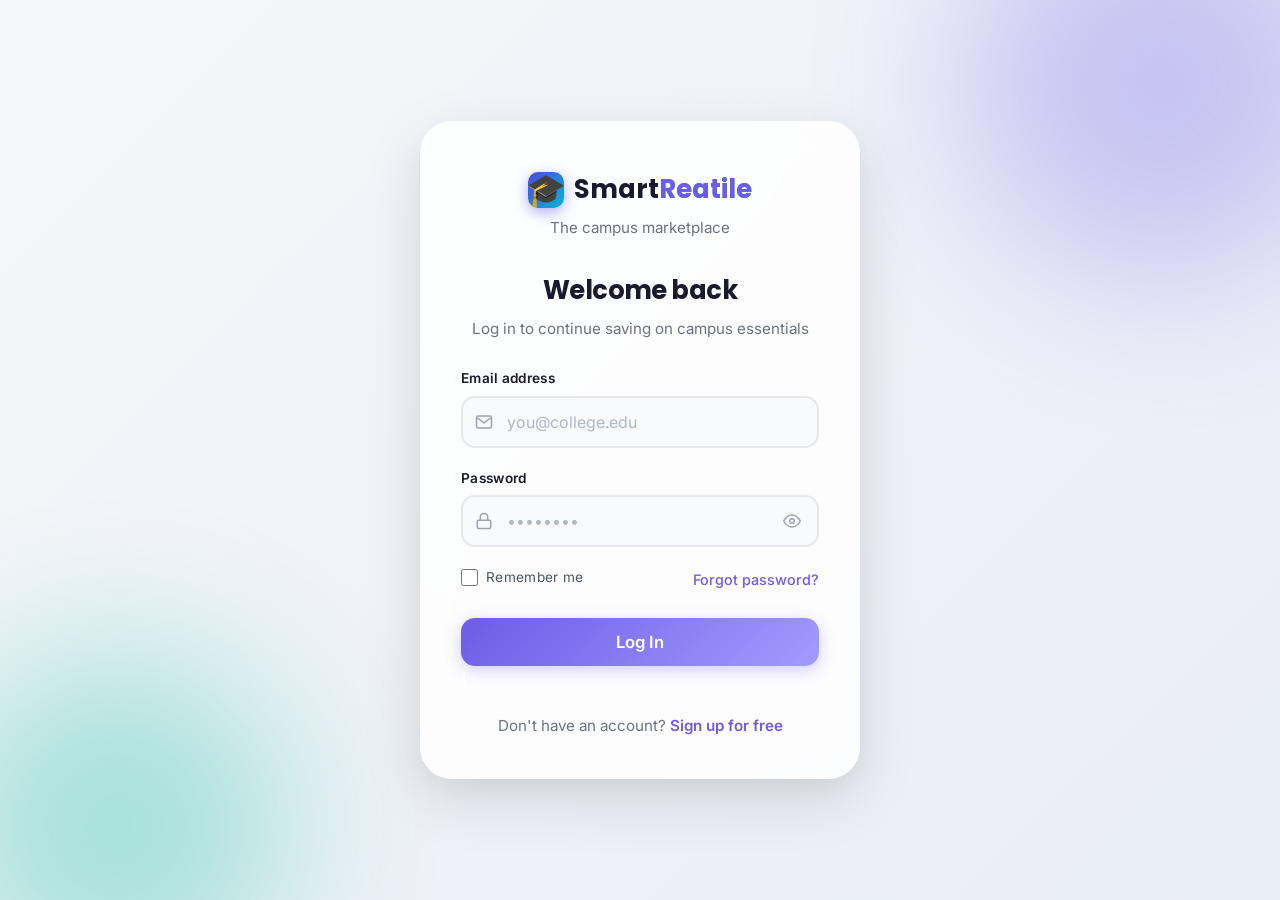
<file: smartreatile/dashboard.html>
<!DOCTYPE html>
<html lang="en">
<head>
    <meta charset="UTF-8" />
    <meta name="viewport" content="width=device-width, initial-scale=1.0" />
    <title>Dashboard — SmartReatile</title>
    <link rel="stylesheet" href="css/style.css" />
    <link rel="stylesheet" href="css/animations.css" />
    <link rel="stylesheet" href="css/responsive.css" />
    <style>
        /* ─── Profile Card ─── */
        .profile-card {
            background: #ffffff;
            border-radius: 20px;
            box-shadow: 0 4px 20px rgba(0, 0, 0, 0.05);
            transition: box-shadow 0.2s;
        }
        .profile-card:hover {
            box-shadow: 0 8px 32px rgba(0, 0, 0, 0.08);
        }

        .profile-row {
            display: flex;
            align-items: center;
            gap: 20px;
            flex-wrap: wrap;
        }

        .profile-avatar {
            flex-shrink: 0;
            width: 72px;
            height: 72px;
            border-radius: 50%;
            overflow: hidden;
            background: #f0f2f5;
            display: flex;
            align-items: center;
            justify-content: center;
            position: relative;
        }
        .profile-avatar img {
            width: 100%;
            height: 100%;
            object-fit: cover;
        }
        .avatar-letter {
            width: 100%;
            height: 100%;
            display: flex;
            align-items: center;
            justify-content: center;
            font-size: 32px;
            font-weight: 600;
            color: #fff;
            text-transform: uppercase;
            user-select: none;
            border-radius: 50%;
            background: #6c5ce7;
        }

        .profile-info {
            flex: 1;
            min-width: 140px;
        }
        .profile-name {
            font-size: 1.25rem;
            font-weight: 600;
            margin: 0 0 2px 0;
            color: #1a1a2e;
        }
        .profile-email {
            font-size: 0.95rem;
            margin: 0;
            color: #6b7280;
        }

        .profile-logout {
            margin-left: auto;
            flex-shrink: 0;
        }

        .review-row {
            display: flex;
            flex-wrap: wrap;
            align-items: center;
            justify-content: space-between;
            padding: 14px 0;
            border-bottom: 1px solid #f0f0f0;
            gap: 8px 16px;
        }
        .review-row:last-child {
            border-bottom: 0;
        }
        .review-row .order-id {
            font-weight: 500;
            color: #1a1a2e;
        }
        .review-row .order-status {
            padding: 4px 14px;
            border-radius: 30px;
            font-size: 0.8rem;
            font-weight: 500;
            background: #e8f5e9;
            color: #2e7d32;
        }
        .order-status.pending {
            background: #fff3e0;
            color: #e65100;
        }
        .order-status.shipped {
            background: #e3f2fd;
            color: #0d47a1;
        }
        .order-date {
            color: #6b7280;
            font-size: 0.9rem;
        }

        .product-grid .text-dim {
            grid-column: 1 / -1;
            text-align: center;
            padding: 40px 0;
        }

        .avatar-circle-nav {
            display: inline-flex;
            align-items: center;
            justify-content: center;
            width: 36px;
            height: 36px;
            border-radius: 50%;
            color: #fff;
            font-weight: 600;
            font-size: 15px;
            text-transform: uppercase;
            cursor: pointer;
            transition: transform 0.2s, box-shadow 0.2s;
            box-shadow: 0 2px 8px rgba(0, 0, 0, 0.1);
            text-decoration: none;
            border: 2px solid transparent;
        }
        .avatar-circle-nav:hover {
            transform: scale(1.08);
            box-shadow: 0 4px 16px rgba(108, 92, 231, 0.35);
            border-color: #fff;
        }

        @media (max-width: 600px) {
            .profile-row {
                flex-direction: column;
                align-items: flex-start;
                gap: 14px;
            }
            .profile-logout {
                margin-left: 0;
                align-self: flex-start;
            }
            .profile-avatar {
                width: 60px;
                height: 60px;
            }
            .avatar-letter {
                font-size: 26px;
            }
            .profile-name {
                font-size: 1.1rem;
            }
        }
    </style>
</head>
<body>

    <!-- ============ NAVBAR ============ -->
    <header class="navbar">
        <div class="container nav-inner">
            <a href="index.html" class="logo"><span class="logo-mark">🎓</span><span class="logo-text">Smart<span>Reatile</span></span></a>
            <nav class="nav-links">
                <a href="index.html">Home</a>
                <a href="products.html">Browse</a>
                <a href="sell.html">Sell</a>
                <a href="dashboard.html" class="active">Dashboard</a>
            </nav>
            <div class="nav-search">
                <svg width="17" height="17" viewBox="0 0 24 24" fill="none" stroke="currentColor" stroke-width="2"><circle cx="11" cy="11" r="8"/><line x1="21" y1="21" x2="16.65" y2="16.65"/></svg>
                <input type="text" placeholder="Search for books, laptops, cycles…" />
            </div>
            <div class="nav-actions">
                <!-- Login button (hidden when logged in) -->
                <a href="login.html" class="btn btn-ghost btn-sm" id="login-btn" style="display:none;">Log In</a>

                <!-- Avatar in navbar (clickable → dashboard) -->
                <a href="dashboard.html" class="avatar-circle-nav" id="nav-avatar" style="display:none;" title="Dashboard"></a>

                <a href="dashboard.html" class="btn btn-primary btn-sm" id="dashboard-btn">Dashboard</a>
                <button class="nav-burger btn-icon" aria-label="Menu">
                    <svg width="20" height="20" viewBox="0 0 24 24" fill="none" stroke="currentColor" stroke-width="2"><line x1="3" y1="6" x2="21" y2="6"/><line x1="3" y1="12" x2="21" y2="12"/><line x1="3" y1="18" x2="21" y2="18"/></svg>
                </button>
            </div>
        </div>
    </header>

    <!-- ============ MOBILE MENU ============ -->
    <div class="mobile-menu glass">
        <a href="index.html">Home</a>
        <a href="products.html">Browse Products</a>
        <a href="sell.html">Sell an Item</a>
        <a href="dashboard.html">Dashboard</a>
        <a href="login.html" id="mobile-login-link" style="display:none;">Log In</a>
        <a href="dashboard.html" id="mobile-dashboard-link">Dashboard</a>
        <button id="mobile-logout-btn" class="btn btn-ghost btn-block mt-16" style="display:none;">Logout</button>
    </div>

    <!-- ============ PAGE HEADER ============ -->
    <div class="page-header">
        <div class="container">
            <h1>Dashboard</h1>
        </div>
    </div>

    <!-- ============ DASHBOARD CONTENT ============ -->
    <section class="section" style="padding-top:0">
        <div class="container">

            <!-- Profile Card -->
            <div class="card profile-card" style="padding:28px 32px; margin-bottom:32px;" id="user-profile">
                <div class="profile-row">
                    <!-- Avatar -->
                    <div class="profile-avatar" id="profile-avatar">
                        <img id="user-picture" src="" alt="Profile" style="display:none;" />
                        <div class="avatar-letter" id="avatar-letter" style="display:none;"></div>
                    </div>
                    <!-- Info -->
                    <div class="profile-info">
                        <h3 id="user-name" class="profile-name">Loading...</h3>
                        <p class="text-dim profile-email" id="user-email">Loading...</p>
                    </div>
                    <button id="logout-btn" class="btn btn-ghost btn-sm profile-logout">Logout</button>
                </div>
            </div>

            <!-- Orders -->
            <div class="section-head"><h2>Your Orders</h2></div>
            <div id="orders-list" class="card" style="padding:20px; margin-bottom:40px;">Loading orders...</div>

            <!-- Wishlist -->
            <div class="section-head"><h2>Your Wishlist</h2></div>
            <div class="product-grid" id="wishlist-grid">
                <div class="text-dim" style="padding:20px; text-align:center;">Loading wishlist...</div>
            </div>

        </div>
    </section>

    <!-- ============ FLOATING BUTTONS ============ -->
    <button class="back-top btn-icon glass" aria-label="Back to top">
        <svg width="18" height="18" viewBox="0 0 24 24" fill="none" stroke="currentColor" stroke-width="2"><line x1="12" y1="19" x2="12" y2="5"/><polyline points="5 12 12 5 19 12"/></svg>
    </button>
    <a href="sell.html" class="fab-sell">
        <svg width="16" height="16" viewBox="0 0 24 24" fill="none" stroke="currentColor" stroke-width="2"><line x1="12" y1="5" x2="12" y2="19"/><line x1="5" y1="12" x2="19" y2="12"/></svg>
        <span>Sell Item</span>
    </a>

    <script type="module">
        // ─── Dynamic API base (uses the same host, port 8000) ───
        const API_BASE = (() => {
            const { protocol, hostname } = window.location;
            return `${protocol}//${hostname}:8000/api`;
        })();

        // ─── Helpers ──────────────────────────────────────────────
        function getInitials(name) {
            if (!name) return '?';
            const parts = name.trim().split(/\s+/);
            if (parts.length === 1) return parts[0].charAt(0);
            return (parts[0].charAt(0) + parts[parts.length - 1].charAt(0)).toUpperCase();
        }

        function stringToColor(str) {
            let hash = 0;
            for (let i = 0; i < str.length; i++) {
                hash = str.charCodeAt(i) + ((hash << 5) - hash);
            }
            const hue = Math.abs(hash) % 360;
            return `hsl(${hue}, 70%, 55%)`;
        }

        function showToast(msg, type = 'info') {
            console.log(`[${type}] ${msg}`);
        }

        function getToken() {
            return localStorage.getItem('authToken');
        }

        function removeToken() {
            localStorage.removeItem('authToken');
        }

        async function authFetch(url, options = {}) {
            const token = getToken();
            if (!token) {
                throw new Error('No authentication token found');
            }
            const headers = {
                'Authorization': `Bearer ${token}`,
                'Content-Type': 'application/json',
                ...options.headers,
            };
            const response = await fetch(url, { ...options, headers });
            if (!response.ok) {
                const errorText = await response.text();
                throw new Error(`HTTP ${response.status}: ${errorText}`);
            }
            return response;
        }

        async function checkAuth() {
            const token = getToken();
            if (!token) return null;
            try {
                const res = await authFetch(`${API_BASE}/users/me`);
                const user = await res.json();
                return user;
            } catch (err) {
                console.warn('Auth check failed:', err);
                return null;
            }
        }

        function logout() {
            removeToken();
            window.location.href = 'login.html';
        }

        function renderProductGrid(containerId, products) {
            const container = document.getElementById(containerId);
            if (!container) return;

            if (!products || products.length === 0) {
                container.innerHTML = `<div class="text-dim" style="grid-column:1/-1;padding:40px 0;text-align:center;">Your wishlist is empty.</div>`;
                return;
            }

            container.innerHTML = products.map(p => `
                <div class="product-card" style="border:1px solid #eee;border-radius:16px;padding:12px;text-align:center;background:#fff;transition:0.2s;">
                    <img src="${p.images && p.images.length > 0 ? p.images[0] : 'https://via.placeholder.com/160'}" alt="${p.title}" style="width:100%;height:120px;object-fit:cover;border-radius:12px;margin-bottom:8px;" />
                    <div style="font-weight:500;font-size:0.95rem;">${p.title}</div>
                    <div style="color:#2563eb;font-weight:600;margin-top:4px;">₹${p.price.toFixed(2)}</div>
                    <button class="btn btn-primary btn-sm" style="margin-top:8px;">Add to Cart</button>
                </div>
            `).join('');
        }

        // ─── Main ───────────────────────────────────────────────────
        (async function init() {
            const user = await checkAuth();
            if (!user) {
                window.location.href = 'login.html';
                return;
            }

            // Navbar avatar
            const navAvatar = document.getElementById('nav-avatar');
            const loginBtn = document.getElementById('login-btn');
            if (user.name) {
                const initial = getInitials(user.name);
                navAvatar.textContent = initial;
                navAvatar.style.background = stringToColor(user.name);
                navAvatar.style.display = 'inline-flex';
                loginBtn.style.display = 'none';
            }

            // Logout handlers
            document.getElementById('logout-btn').addEventListener('click', logout);
            document.getElementById('mobile-logout-btn').addEventListener('click', logout);

            // Profile
            const nameEl = document.getElementById('user-name');
            const emailEl = document.getElementById('user-email');
            const pictureEl = document.getElementById('user-picture');
            const letterEl = document.getElementById('avatar-letter');

            const name = user.name || 'User';
            const email = user.email || '';
            const picture = user.picture || '';

            nameEl.textContent = name;
            emailEl.textContent = email;

            if (picture && picture.trim() !== '') {
                pictureEl.src = picture;
                pictureEl.style.display = 'block';
                letterEl.style.display = 'none';
            } else {
                pictureEl.style.display = 'none';
                const initial = getInitials(name);
                letterEl.textContent = initial;
                letterEl.style.background = stringToColor(name);
                letterEl.style.display = 'flex';
            }

            // Orders
            try {
                const res = await authFetch(`${API_BASE}/orders`);
                const orders = await res.json();
                const container = document.getElementById('orders-list');
                if (!orders || orders.length === 0) {
                    container.innerHTML = `<p class="text-dim" style="padding:8px 0;">No orders yet.</p>`;
                } else {
                    container.innerHTML = orders.map(o => {
                        const statusClass = o.status === 'pending' ? 'pending' :
                                           o.status === 'shipped' ? 'shipped' : '';
                        return `
                            <div class="review-row">
                                <span class="order-id">Order #${o.id.substring(0, 8)}</span>
                                <span class="order-status ${statusClass}">${o.status || 'Placed'}</span>
                                <span class="order-date">${new Date(o.created_at).toLocaleDateString()}</span>
                            </div>
                        `;
                    }).join('');
                }
            } catch (err) {
                showToast('Failed to load orders: ' + err.message, 'error');
                document.getElementById('orders-list').innerHTML =
                    `<p class="text-dim" style="padding:8px 0;">Could not load orders. Please try again later.</p>`;
            }

            // Wishlist
            try {
                const res = await authFetch(`${API_BASE}/wishlist`);
                const products = await res.json();
                renderProductGrid('wishlist-grid', products);
            } catch (err) {
                showToast('Failed to load wishlist: ' + err.message, 'error');
                document.getElementById('wishlist-grid').innerHTML =
                    `<div class="text-dim" style="grid-column:1/-1;padding:40px 0;text-align:center;">Could not load wishlist.</div>`;
            }
        })();
    </script>

</body>
</html>
</file>
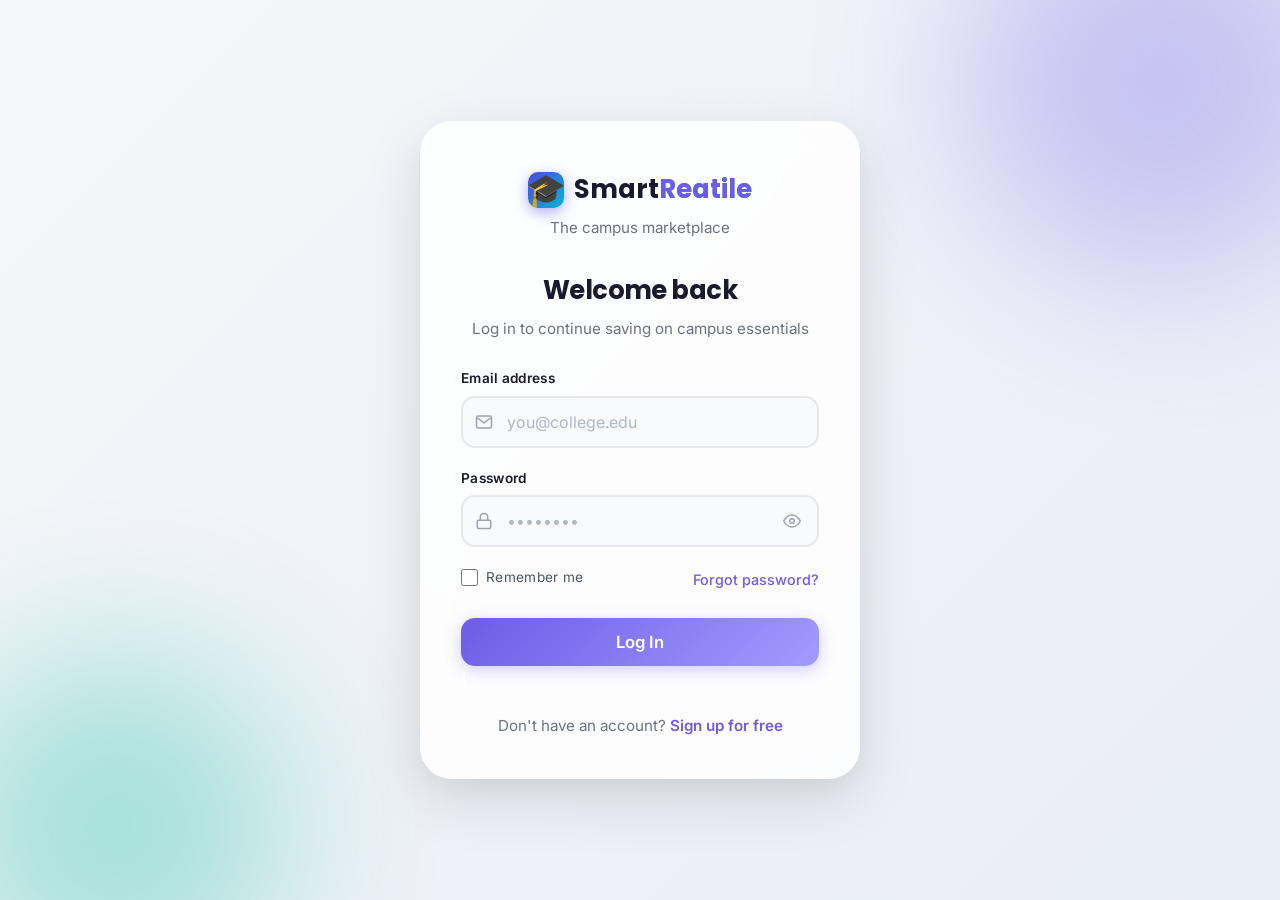
<file: smartreatile/login.html>
<!DOCTYPE html>
<html lang="en">
<head>
    <meta charset="UTF-8" />
    <meta name="viewport" content="width=device-width, initial-scale=1.0" />
    <title>Log In — SmartReatile</title>
    <link rel="stylesheet" href="css/style.css" />
    <link rel="stylesheet" href="css/animations.css" />
    <link rel="stylesheet" href="css/responsive.css" />
    <style>
        /* ─── Page background ─── */
        .login-page {
            min-height: 100vh;
            display: flex;
            align-items: center;
            justify-content: center;
            background: linear-gradient(135deg, #f5f7fa 0%, #e9edf5 100%);
            padding: 20px;
            position: relative;
            overflow: hidden;
        }

        /* Decorative orbs */
        .login-page::before,
        .login-page::after {
            content: '';
            position: absolute;
            border-radius: 50%;
            filter: blur(80px);
            opacity: 0.3;
            z-index: 0;
        }
        .login-page::before {
            width: 400px;
            height: 400px;
            background: #6c5ce7;
            top: -120px;
            right: -80px;
        }
        .login-page::after {
            width: 350px;
            height: 350px;
            background: #00b894;
            bottom: -100px;
            left: -60px;
        }

        /* ─── Login Card ─── */
        .login-card {
            position: relative;
            z-index: 1;
            width: 100%;
            max-width: 440px;
            background: rgba(255, 255, 255, 0.85);
            backdrop-filter: blur(20px);
            -webkit-backdrop-filter: blur(20px);
            border-radius: 32px;
            padding: 48px 40px 40px;
            box-shadow: 0 20px 60px rgba(0, 0, 0, 0.12), 0 8px 24px rgba(0, 0, 0, 0.04);
            border: 1px solid rgba(255, 255, 255, 0.5);
            animation: slideUp 0.6s ease-out;
        }

        @keyframes slideUp {
            from {
                opacity: 0;
                transform: translateY(30px) scale(0.97);
            }
            to {
                opacity: 1;
                transform: translateY(0) scale(1);
            }
        }

        /* ─── Logo ─── */
        .login-brand {
            text-align: center;
            margin-bottom: 32px;
        }
        .login-brand .logo {
            display: inline-flex;
            align-items: center;
            gap: 10px;
            font-size: 1.6rem;
            font-weight: 700;
            text-decoration: none;
            color: #1a1a2e;
        }
        .login-brand .logo .logo-mark {
            font-size: 2rem;
        }
        .login-brand .logo .logo-text span {
            color: #6c5ce7;
        }
        .login-brand p {
            color: #6b7280;
            font-size: 0.95rem;
            margin-top: 6px;
        }

        /* ─── Welcome text ─── */
        .login-welcome {
            text-align: center;
            margin-bottom: 28px;
        }
        .login-welcome h2 {
            font-size: 1.6rem;
            font-weight: 700;
            color: #1a1a2e;
            margin: 0 0 6px;
        }
        .login-welcome p {
            color: #6b7280;
            font-size: 0.95rem;
            margin: 0;
        }

        /* ─── Form ─── */
        .login-form .form-group {
            margin-bottom: 20px;
        }
        .login-form label {
            display: block;
            font-size: 0.85rem;
            font-weight: 600;
            color: #1a1a2e;
            margin-bottom: 6px;
            letter-spacing: 0.3px;
        }
        .login-form .input-wrapper {
            position: relative;
        }
        .login-form .input-wrapper .input-icon {
            position: absolute;
            left: 14px;
            top: 50%;
            transform: translateY(-50%);
            color: #9ca3af;
            pointer-events: none;
            transition: color 0.2s;
        }
        .login-form .input-wrapper input {
            width: 100%;
            padding: 14px 16px 14px 44px;
            border: 2px solid #e5e7eb;
            border-radius: 14px;
            font-size: 1rem;
            background: #f9fafb;
            transition: border-color 0.25s, box-shadow 0.25s, background 0.25s;
            outline: none;
            color: #1a1a2e;
        }
        .login-form .input-wrapper input:focus {
            border-color: #6c5ce7;
            background: #ffffff;
            box-shadow: 0 0 0 4px rgba(108, 92, 231, 0.12);
        }
        .login-form .input-wrapper input::placeholder {
            color: #b0b8c4;
        }
        .login-form .input-wrapper input:focus+.input-icon,
        .login-form .input-wrapper input:focus~.input-icon {
            color: #6c5ce7;
        }

        /* ─── Password toggle ─── */
        .password-toggle {
            position: absolute;
            right: 14px;
            top: 50%;
            transform: translateY(-50%);
            background: none;
            border: none;
            cursor: pointer;
            color: #9ca3af;
            padding: 4px;
            transition: color 0.2s;
            display: flex;
            align-items: center;
            justify-content: center;
        }
        .password-toggle:hover {
            color: #6b7280;
        }

        /* ─── Extra options ─── */
        .login-options {
            display: flex;
            align-items: center;
            justify-content: space-between;
            margin: 16px 0 24px;
            font-size: 0.9rem;
        }
        .login-options label {
            display: flex;
            align-items: center;
            gap: 8px;
            color: #4b5563;
            cursor: pointer;
            font-weight: 400;
        }
        .login-options label input[type="checkbox"] {
            width: 17px;
            height: 17px;
            accent-color: #6c5ce7;
            border-radius: 4px;
            cursor: pointer;
        }
        .login-options a {
            color: #6c5ce7;
            text-decoration: none;
            font-weight: 500;
            transition: color 0.2s;
        }
        .login-options a:hover {
            color: #5a4bd1;
            text-decoration: underline;
        }

        /* ─── Submit button ─── */
        .btn-login {
            width: 100%;
            padding: 14px;
            font-size: 1.05rem;
            font-weight: 600;
            border: none;
            border-radius: 14px;
            background: linear-gradient(135deg, #6c5ce7, #a29bfe);
            color: #fff;
            cursor: pointer;
            transition: transform 0.2s, box-shadow 0.25s;
            box-shadow: 0 4px 16px rgba(108, 92, 231, 0.3);
            display: flex;
            align-items: center;
            justify-content: center;
            gap: 10px;
        }
        .btn-login:hover {
            transform: translateY(-2px);
            box-shadow: 0 8px 28px rgba(108, 92, 231, 0.4);
        }
        .btn-login:active {
            transform: scale(0.97);
        }
        .btn-login:disabled {
            opacity: 0.7;
            cursor: not-allowed;
            transform: none;
        }
        .btn-login .spinner {
            display: none;
            width: 20px;
            height: 20px;
            border: 2.5px solid rgba(255, 255, 255, 0.3);
            border-top-color: #fff;
            border-radius: 50%;
            animation: spin 0.7s linear infinite;
        }
        @keyframes spin {
            to {
                transform: rotate(360deg);
            }
        }
        .btn-login.loading .spinner {
            display: block;
        }
        .btn-login.loading .btn-text {
            display: none;
        }

        /* ─── Divider ─── */
        .login-divider {
            display: flex;
            align-items: center;
            gap: 16px;
            margin: 24px 0;
            color: #9ca3af;
            font-size: 0.85rem;
        }
        .login-divider::before,
        .login-divider::after {
            content: '';
            flex: 1;
            height: 1px;
            background: #e5e7eb;
        }

        /* ─── Social buttons ─── */
        .social-buttons {
            display: flex;
            gap: 12px;
        }
        .social-buttons .btn-social {
            flex: 1;
            display: flex;
            align-items: center;
            justify-content: center;
            gap: 8px;
            padding: 12px;
            border: 2px solid #e5e7eb;
            border-radius: 14px;
            background: #fff;
            cursor: pointer;
            transition: border-color 0.2s, background 0.2s, transform 0.15s;
            font-weight: 500;
            font-size: 0.9rem;
            color: #1a1a2e;
            text-decoration: none;
        }
        .social-buttons .btn-social:hover {
            border-color: #6c5ce7;
            background: #f8f7ff;
            transform: translateY(-1px);
        }
        .social-buttons .btn-social svg {
            flex-shrink: 0;
        }

        /* ─── Register link ─── */
        .login-footer {
            text-align: center;
            margin-top: 24px;
            color: #6b7280;
            font-size: 0.95rem;
        }
        .login-footer a {
            color: #6c5ce7;
            font-weight: 600;
            text-decoration: none;
            transition: color 0.2s;
        }
        .login-footer a:hover {
            color: #5a4bd1;
            text-decoration: underline;
        }

        /* ─── Error message ─── */
        .error-msg {
            background: #fef2f2;
            border: 1px solid #fecaca;
            color: #dc2626;
            padding: 12px 16px;
            border-radius: 12px;
            margin-bottom: 16px;
            display: none;
            font-size: 0.9rem;
            font-weight: 500;
            animation: shake 0.4s ease;
        }
        @keyframes shake {
            0%,
            100% {
                transform: translateX(0);
            }
            25% {
                transform: translateX(-6px);
            }
            75% {
                transform: translateX(6px);
            }
        }

        /* ─── Responsive ─── */
        @media (max-width: 480px) {
            .login-card {
                padding: 32px 20px 28px;
                border-radius: 24px;
            }
            .login-brand .logo {
                font-size: 1.3rem;
            }
            .login-welcome h2 {
                font-size: 1.3rem;
            }
            .social-buttons {
                flex-direction: column;
            }
            .login-options {
                flex-direction: column;
                align-items: flex-start;
                gap: 10px;
            }
        }
    </style>
</head>
<body>

    <div class="login-page">
        <div class="login-card">

            <!-- Brand -->
            <div class="login-brand">
                <a href="index.html" class="logo">
                    <span class="logo-mark">🎓</span>
                    <span class="logo-text">Smart<span>Reatile</span></span>
                </a>
                <p>The campus marketplace</p>
            </div>

            <!-- Welcome -->
            <div class="login-welcome">
                <h2>Welcome back</h2>
                <p>Log in to continue saving on campus essentials</p>
            </div>

            <!-- Error -->
            <div id="error-msg" class="error-msg"></div>

            <!-- Form -->
            <form class="login-form" id="login-form" novalidate>
                <div class="form-group">
                    <label for="email">Email address</label>
                    <div class="input-wrapper">
                        <svg class="input-icon" width="18" height="18" viewBox="0 0 24 24" fill="none" stroke="currentColor" stroke-width="2"><path d="M4 4h16c1.1 0 2 .9 2 2v12c0 1.1-.9 2-2 2H4c-1.1 0-2-.9-2-2V6c0-1.1.9-2 2-2z"/><polyline points="22,6 12,13 2,6"/></svg>
                        <input type="email" id="email" placeholder="you@college.edu" required autocomplete="email" />
                    </div>
                </div>

                <div class="form-group">
                    <label for="password">Password</label>
                    <div class="input-wrapper">
                        <svg class="input-icon" width="18" height="18" viewBox="0 0 24 24" fill="none" stroke="currentColor" stroke-width="2"><rect x="3" y="11" width="18" height="11" rx="2" ry="2"/><path d="M7 11V7a5 5 0 0 1 10 0v4"/></svg>
                        <input type="password" id="password" placeholder="••••••••" required autocomplete="current-password" />
                        <button type="button" class="password-toggle" id="toggle-password" aria-label="Toggle password visibility">
                            <svg width="18" height="18" viewBox="0 0 24 24" fill="none" stroke="currentColor" stroke-width="2"><path d="M1 12s4-8 11-8 11 8 11 8-4 8-11 8-11-8-11-8z"/><circle cx="12" cy="12" r="3"/></svg>
                        </button>
                    </div>
                </div>

                <!-- ★ FIXED: Added the missing "Remember me" checkbox and "Forgot password?" link ★ -->
                <div class="login-options">
                    <label>
                        <input type="checkbox" id="remember-me" />
                        Remember me
                    </label>
                    <a href="forgot-password.html">Forgot password?</a>
                </div>

                <button type="submit" class="btn-login" id="login-btn">
                    <span class="btn-text">Log In</span>
                    <span class="spinner"></span>
                </button>
            </form>

       ]
          
            

            <!-- Footer -->
            <div class="login-footer">
                Don't have an account? <a href="register.html">Sign up for free</a>
            </div>

        </div>
    </div>

    <script>
        // ─── API base ──────────────────────────────────────────────
        const API_BASE = 'http://localhost:8000/api';

        // ─── DOM refs ──────────────────────────────────────────────
        const form = document.getElementById('login-form');
        const emailInput = document.getElementById('email');
        const passwordInput = document.getElementById('password');
        const toggleBtn = document.getElementById('toggle-password');
        const errorEl = document.getElementById('error-msg');
        const submitBtn = document.getElementById('login-btn');
        const rememberCheckbox = document.getElementById('remember-me'); // now exists!

        // ─── Toggle password visibility ──────────────────────────
        toggleBtn.addEventListener('click', () => {
            const isPassword = passwordInput.type === 'password';
            passwordInput.type = isPassword ? 'text' : 'password';
            toggleBtn.innerHTML = isPassword ?
                `<svg width="18" height="18" viewBox="0 0 24 24" fill="none" stroke="currentColor" stroke-width="2"><path d="M17.94 17.94A10.07 10.07 0 0 1 12 20c-7 0-11-8-11-8a18.45 18.45 0 0 1 5.06-5.94M9.9 4.24A9.12 9.12 0 0 1 12 4c7 0 11 8 11 8a18.5 18.5 0 0 1-2.16 3.19m-6.72-1.07a3 3 0 1 1-4.24-4.24"/><line x1="1" y1="1" x2="23" y2="23"/></svg>` :
                `<svg width="18" height="18" viewBox="0 0 24 24" fill="none" stroke="currentColor" stroke-width="2"><path d="M1 12s4-8 11-8 11 8 11 8-4 8-11 8-11-8-11-8z"/><circle cx="12" cy="12" r="3"/></svg>`;
        });

        // ─── Form submit ──────────────────────────────────────────
        form.addEventListener('submit', async (e) => {
            e.preventDefault();

            const email = emailInput.value.trim();
            const password = passwordInput.value.trim();

            // Reset error
            errorEl.style.display = 'none';
            errorEl.textContent = '';

            // Basic validation
            if (!email || !password) {
                errorEl.textContent = 'Please fill in all fields.';
                errorEl.style.display = 'block';
                return;
            }

            // Show loading state
            submitBtn.classList.add('loading');
            submitBtn.disabled = true;

            try {
                const res = await fetch(`${API_BASE}/auth/login`, {
                    method: 'POST',
                    headers: { 'Content-Type': 'application/json' },
                    body: JSON.stringify({ email, password }),
                });

                const data = await res.json();

                if (!res.ok) {
                    throw new Error(data.detail || 'Invalid email or password.');
                }

                // Store token
                localStorage.setItem('authToken', data.access_token);

                // Remember me — now safe because the checkbox exists!
                if (rememberCheckbox.checked) {
                    localStorage.setItem('rememberEmail', email);
                } else {
                    localStorage.removeItem('rememberEmail');
                }

                // Redirect
                window.location.href = 'dashboard.html';
            } catch (err) {
                errorEl.textContent = err.message;
                errorEl.style.display = 'block';
                submitBtn.classList.remove('loading');
                submitBtn.disabled = false;
            }
        });

        // ─── Restore remembered email ────────────────────────────
        (function restoreEmail() {
            const saved = localStorage.getItem('rememberEmail');
            if (saved) {
                emailInput.value = saved;
                // safe because rememberCheckbox now exists
                rememberCheckbox.checked = true;
            }
        })();
    </script>

</body>
</html>
</file>
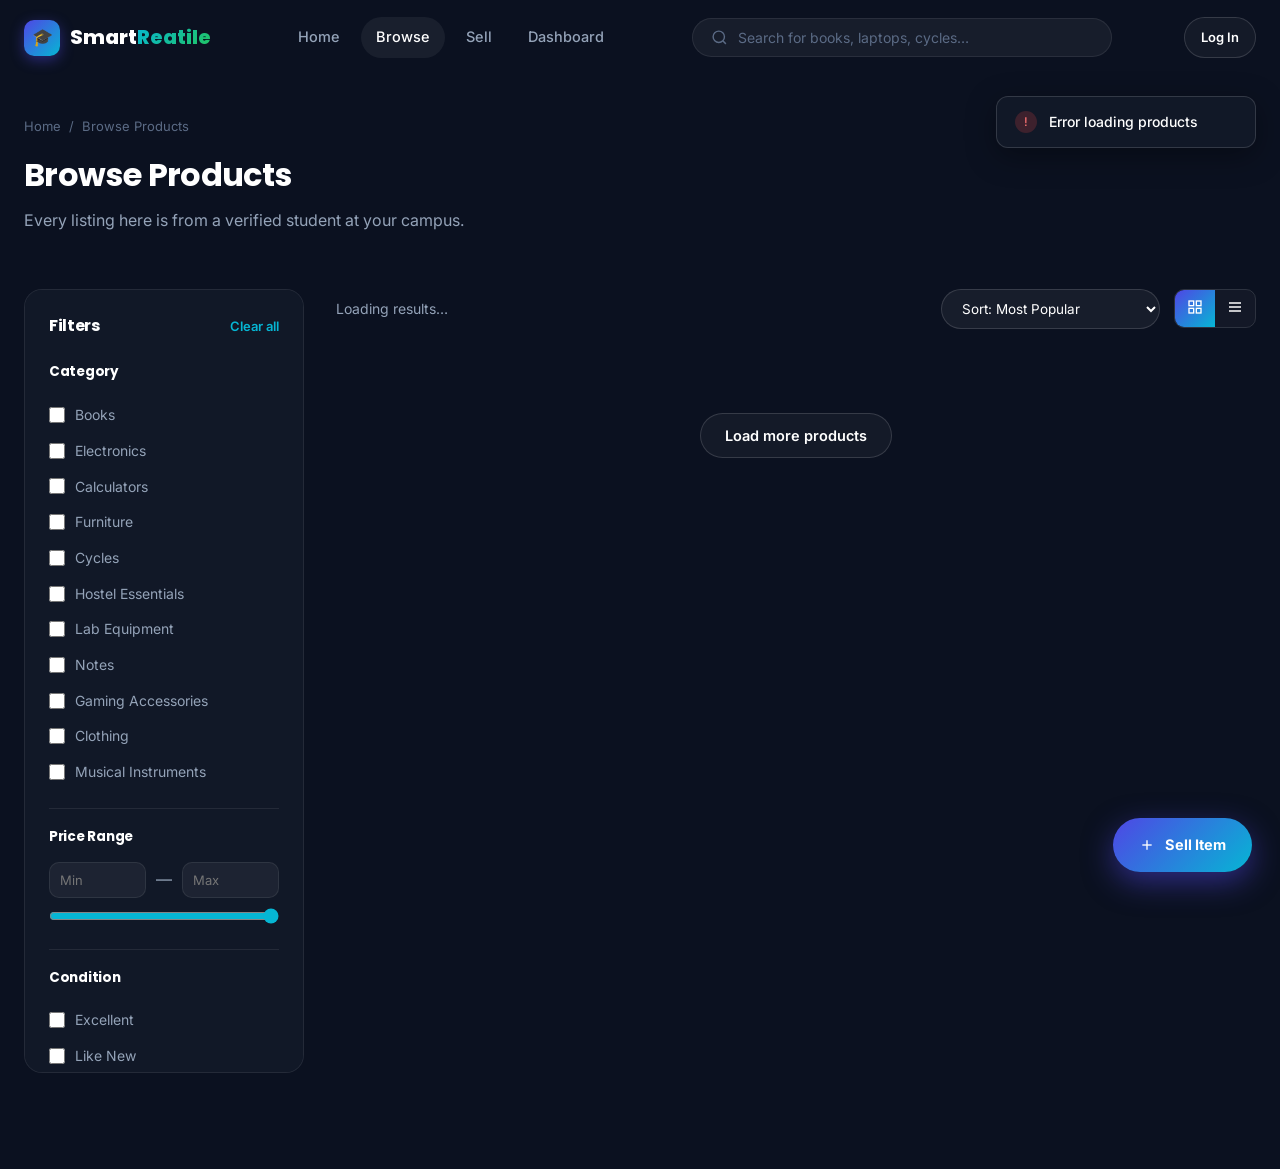
<file: smartreatile/product.html>
<!DOCTYPE html>
<html lang="en">
<head>
<meta charset="UTF-8">
<meta name="viewport" content="width=device-width, initial-scale=1.0">
<title id="page-title">Product Details — SmartReatile</title>
<link rel="stylesheet" href="css/style.css">
<link rel="stylesheet" href="css/animations.css">
<link rel="stylesheet" href="css/responsive.css">
</head>
<body>

<header class="navbar">
  <div class="container nav-inner">
    <a href="index.html" class="logo"><span class="logo-mark">🎓</span><span class="logo-text">Smart<span>Reatile</span></span></a>
    <nav class="nav-links">
      <a href="index.html">Home</a>
      <a href="products.html">Browse</a>
      <a href="sell.html">Sell</a>
      <a href="dashboard.html">Dashboard</a>
    </nav>
    <div class="nav-search">
      <svg width="17" height="17" viewBox="0 0 24 24" fill="none" stroke="currentColor" stroke-width="2"><circle cx="11" cy="11" r="8"/><line x1="21" y1="21" x2="16.65" y2="16.65"/></svg>
      <input type="text" placeholder="Search for books, laptops, cycles…">
    </div>
    <div class="nav-actions">
      <a href="login.html" class="btn btn-ghost btn-sm" id="login-btn">Log In</a>
      <a href="dashboard.html" class="btn btn-primary btn-sm" id="dashboard-btn" style="display:none;">Dashboard</a>
      <button class="nav-burger btn-icon" aria-label="Menu">
        <svg width="20" height="20" viewBox="0 0 24 24" fill="none" stroke="currentColor" stroke-width="2"><line x1="3" y1="6" x2="21" y2="6"/><line x1="3" y1="12" x2="21" y2="12"/><line x1="3" y1="18" x2="21" y2="18"/></svg>
      </button>
    </div>
  </div>
</header>

<div class="mobile-menu glass">
  <a href="index.html">Home</a>
  <a href="products.html">Browse Products</a>
  <a href="sell.html">Sell an Item</a>
  <a href="dashboard.html">Dashboard</a>
  <a href="login.html" id="mobile-login-link">Log In</a>
  <a href="dashboard.html" id="mobile-dashboard-link" style="display:none;">Dashboard</a>
  <button id="mobile-logout-btn" class="btn btn-ghost btn-block mt-16" style="display:none;">Logout</button>
</div>

<div class="page-header" style="padding-bottom:8px">
  <div class="container">
    <div class="breadcrumb"><a href="index.html">Home</a> / <a href="products.html">Browse</a> / <span id="crumb-title">Product</span></div>
  </div>
</div>

<section class="section" style="padding-top:16px" id="pd-root">
  <div class="container">
    <div class="pd-layout" id="pd-layout"><!-- injected by product.js --></div>

    <div class="mt-32" style="margin-top:72px">
      <div class="section-head reveal">
        <div>
          <div class="eyebrow">You might also like</div>
          <h2 class="section-title">Recommended for you</h2>
        </div>
      </div>
      <div class="product-grid" id="recommended-grid"></div>
    </div>
  </div>
</section>

<button class="back-top btn-icon glass" aria-label="Back to top">
  <svg width="18" height="18" viewBox="0 0 24 24" fill="none" stroke="currentColor" stroke-width="2"><line x1="12" y1="19" x2="12" y2="5"/><polyline points="5 12 12 5 19 12"/></svg>
</button>
<a href="sell.html" class="fab-sell">
  <svg width="16" height="16" viewBox="0 0 24 24" fill="none" stroke="currentColor" stroke-width="2"><line x1="12" y1="5" x2="12" y2="19"/><line x1="5" y1="12" x2="19" y2="12"/></svg>
  <span>Sell Item</span>
</a>

<script type="module">
import { getProductById, getProducts, renderProductGrid } from './js/products.js';
import { checkAuth, logout, authFetch, showToast } from './js/app.js';

// Auth check for nav
(async function() {
  const user = await checkAuth();
  const loginBtn = document.getElementById('login-btn');
  const dashboardBtn = document.getElementById('dashboard-btn');
  const mobileLogin = document.getElementById('mobile-login-link');
  const mobileDashboard = document.getElementById('mobile-dashboard-link');
  const mobileLogout = document.getElementById('mobile-logout-btn');
  if (user) {
    loginBtn.style.display = 'none';
    dashboardBtn.style.display = 'inline-flex';
    mobileLogin.style.display = 'none';
    mobileDashboard.style.display = 'block';
    mobileLogout.style.display = 'block';
    mobileLogout.addEventListener('click', logout);
  } else {
    loginBtn.style.display = 'inline-flex';
    dashboardBtn.style.display = 'none';
    mobileLogin.style.display = 'block';
    mobileDashboard.style.display = 'none';
    mobileLogout.style.display = 'none';
  }
})();

const id = new URLSearchParams(location.search).get('id');
if (!id) {
  showToast('Product not found', 'error');
  window.location.href = 'products.html';
}
const p = await getProductById(id);
document.getElementById('page-title').textContent = p.title + ' — SmartReatile';
document.getElementById('crumb-title').textContent = p.title;

const gallery = p.images && p.images.length ? p.images : ['https://via.placeholder.com/600'];

document.getElementById('pd-layout').innerHTML = `
  <div class="pd-gallery reveal">
    <div class="pd-main-img card" id="pd-main-img">
      <img src="${gallery[0]}" alt="${p.title}" id="pd-main-img-tag">
    </div>
    <div class="pd-thumbs">
      ${gallery.map((src, i) => `<div class="pd-thumb ${i===0?'active':''}" data-src="${src}"><img src="${src}" alt="thumbnail ${i+1}"></div>`).join('')}
    </div>
  </div>

  <div class="pd-info reveal reveal-delay-1">
    <div class="pd-badges">
      <span class="badge badge-neutral">${p.condition}</span>
      ${p.negotiable ? '<span class="badge badge-new">Negotiable</span>' : ''}
    </div>
    <h1 class="pd-title">${p.title}</h1>
    <div class="pd-price-row">
      <span class="pd-price">₹${p.price.toLocaleString('en-IN')}</span>
      ${p.mrp ? `<span class="pd-mrp">₹${p.mrp.toLocaleString('en-IN')}</span>` : ''}
      ${p.mrp ? `<span class="pd-discount">${Math.round((1 - p.price/p.mrp)*100)}% off store price</span>` : ''}
    </div>

    <div class="pd-info-grid card">
      <div class="pd-info-item"><span>Category</span><b>${p.category}</b></div>
      <div class="pd-info-item"><span>Department</span><b>${p.dept}</b></div>
      <div class="pd-info-item"><span>Semester</span><b>${p.semester}</b></div>
      <div class="pd-info-item"><span>Posted</span><b>${new Date(p.created_at).toLocaleDateString()}</b></div>
      <div class="pd-info-item"><span>Location</span><b>${p.hostel}</b></div>
      <div class="pd-info-item"><span>Condition</span><b>${p.condition}</b></div>
    </div>

    <h4 style="font-size:14px; margin-top:22px">Description</h4>
    <p class="pd-desc">${p.description}</p>

    <div class="pd-actions">
      <button class="btn btn-primary btn-lg" id="buy-now-btn" style="flex:1">
        <svg width="16" height="16" viewBox="0 0 24 24" fill="none" stroke="currentColor" stroke-width="2"><path d="M6 2L3 6v14a2 2 0 0 0 2 2h14a2 2 0 0 0 2-2V6l-3-4z"/><line x1="3" y1="6" x2="21" y2="6"/><path d="M16 10a4 4 0 0 1-8 0"/></svg>
        Buy Now (Cash on Delivery)
      </button>
      <button class="btn btn-ghost btn-lg" id="save-btn">
        <svg width="16" height="16" viewBox="0 0 24 24" fill="none" stroke="currentColor" stroke-width="2"><path d="M20.8 4.6a5.5 5.5 0 0 0-7.8 0L12 5.6l-1-1a5.5 5.5 0 0 0-7.8 7.8l1 1L12 21l7.8-7.6 1-1a5.5 5.5 0 0 0 0-7.8z"/></svg>
        Save
      </button>
      <button class="btn-icon" id="share-btn" aria-label="Share" style="width:52px;height:52px;border:1px solid var(--border-strong)">
        <svg width="18" height="18" viewBox="0 0 24 24" fill="none" stroke="currentColor" stroke-width="2"><circle cx="18" cy="5" r="3"/><circle cx="6" cy="12" r="3"/><circle cx="18" cy="19" r="3"/><line x1="8.6" y1="13.5" x2="15.4" y2="17.5"/><line x1="15.4" y1="6.5" x2="8.6" y2="10.5"/></svg>
      </button>
    </div>

    <div class="seller-card card">
      <div class="seller-top">
        <img src="https://via.placeholder.com/56" alt="Seller">
        <div>
          <b>Seller</b>
          <span>${p.dept} · ${p.semester}</span>
        </div>
      </div>
      <div class="seller-stats">
        <div class="seller-stat"><b>4.8★</b><span>Rating</span></div>
        <div class="seller-stat"><b>18</b><span>Items Sold</span></div>
        <div class="seller-stat"><b>~2 hrs</b><span>Response Time</span></div>
      </div>
    </div>
  </div>
`;

// Thumbnail swap
document.querySelectorAll('.pd-thumb').forEach(t => {
  t.addEventListener('click', () => {
    document.querySelectorAll('.pd-thumb').forEach(x => x.classList.remove('active'));
    t.classList.add('active');
    document.getElementById('pd-main-img-tag').src = t.dataset.src;
  });
});

// Buy Now (order)
document.getElementById('buy-now-btn').addEventListener('click', async () => {
  const token = localStorage.getItem('jwt');
  if (!token) {
    window.location.href = 'login.html';
    return;
  }
  try {
    const res = await authFetch(`${window.API_BASE}/orders?product_id=${p.id}`, { method: 'POST' });
    if (!res.ok) {
      const err = await res.json();
      throw new Error(err.detail || 'Order failed');
    }
    showToast('Order placed! (Cash on delivery)', 'success');
  } catch (err) {
    showToast(err.message, 'error');
  }
});

// Save to wishlist
document.getElementById('save-btn').addEventListener('click', async () => {
  const token = localStorage.getItem('jwt');
  if (!token) {
    window.location.href = 'login.html';
    return;
  }
  try {
    const res = await authFetch(`${window.API_BASE}/wishlist/${p.id}`, { method: 'POST' });
    if (!res.ok) {
      const err = await res.json();
      throw new Error(err.detail || 'Failed to save');
    }
    showToast('Added to wishlist', 'success');
  } catch (err) {
    showToast(err.message, 'error');
  }
});

// Share
document.getElementById('share-btn').addEventListener('click', () => {
  navigator.clipboard?.writeText(window.location.href);
  showToast('Link copied to clipboard', 'success');
});

// Recommended products
const recs = await getProducts({ category: p.category, limit: 4 });
renderProductGrid('recommended-grid', recs.filter(x => x.id !== p.id).slice(0,4));
</script>
</body>
</html>
</file>
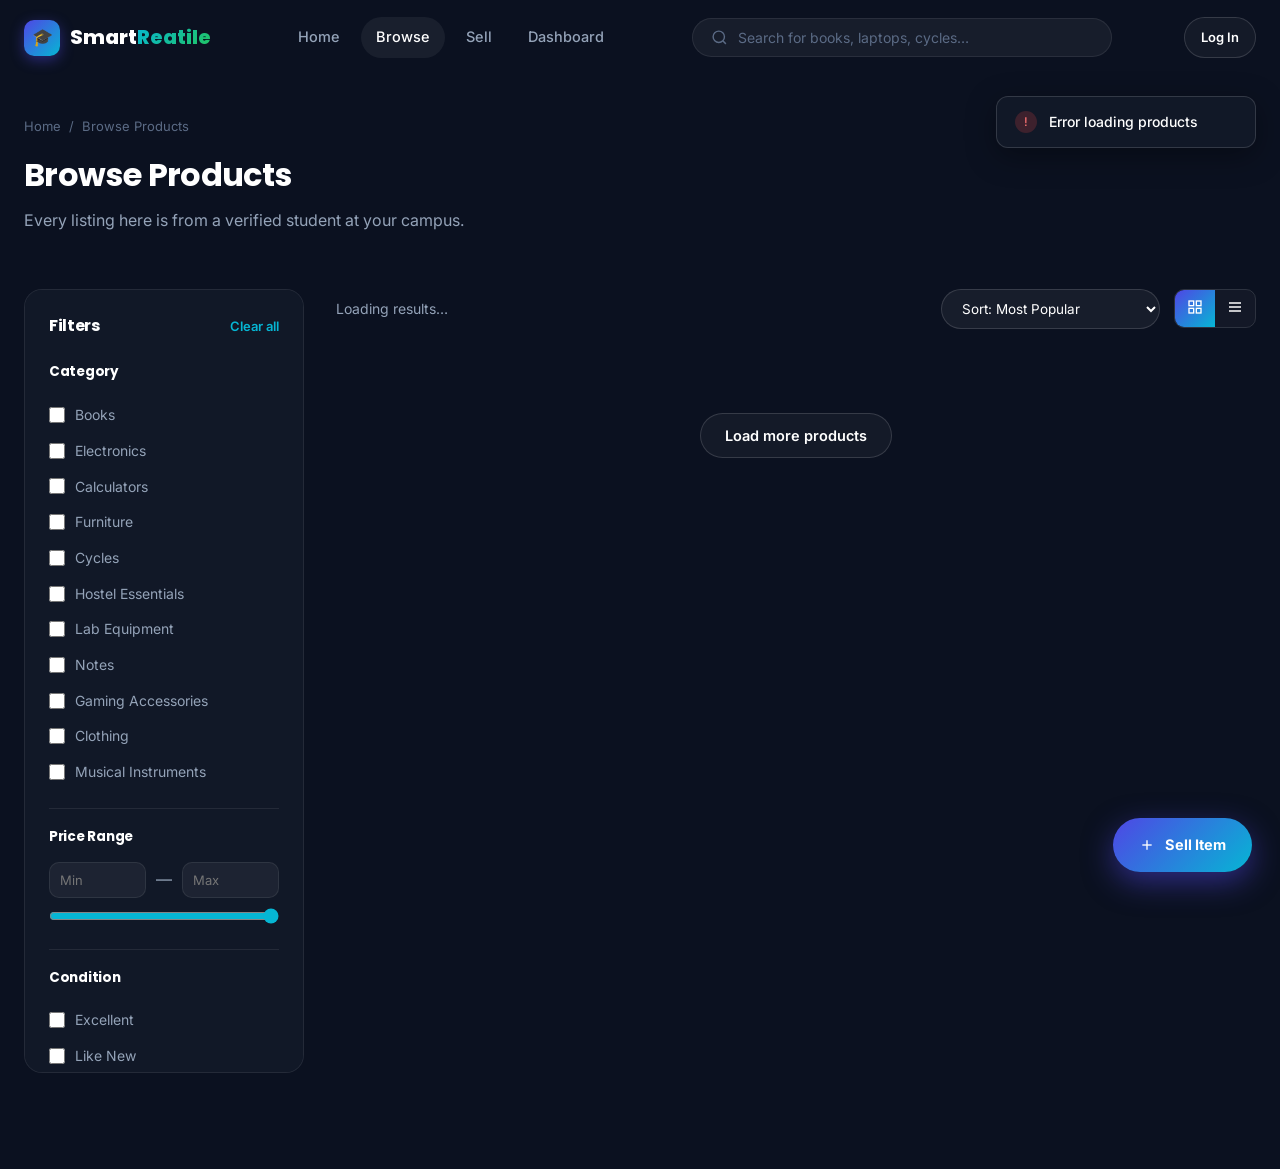
<file: smartreatile/products.html>
<!DOCTYPE html>
<html lang="en">
<head>
<meta charset="UTF-8">
<meta name="viewport" content="width=device-width, initial-scale=1.0">
<title>Browse Products — SmartReatile</title>
<link rel="stylesheet" href="css/style.css">
<link rel="stylesheet" href="css/animations.css">
<link rel="stylesheet" href="css/responsive.css">
</head>
<body>

<header class="navbar">
  <div class="container nav-inner">
    <a href="index.html" class="logo"><span class="logo-mark">🎓</span><span class="logo-text">Smart<span>Reatile</span></span></a>
    <nav class="nav-links">
      <a href="index.html">Home</a>
      <a href="products.html" class="active">Browse</a>
      <a href="sell.html">Sell</a>
      <a href="dashboard.html">Dashboard</a>
    </nav>
    <div class="nav-search">
      <svg width="17" height="17" viewBox="0 0 24 24" fill="none" stroke="currentColor" stroke-width="2"><circle cx="11" cy="11" r="8"/><line x1="21" y1="21" x2="16.65" y2="16.65"/></svg>
      <input type="text" id="nav-search-input" placeholder="Search for books, laptops, cycles…">
    </div>
    <div class="nav-actions">
      <a href="login.html" class="btn btn-ghost btn-sm" id="login-btn">Log In</a>
      <a href="dashboard.html" class="btn btn-primary btn-sm" id="dashboard-btn" style="display:none;">Dashboard</a>
      <button class="nav-burger btn-icon" aria-label="Menu">
        <svg width="20" height="20" viewBox="0 0 24 24" fill="none" stroke="currentColor" stroke-width="2"><line x1="3" y1="6" x2="21" y2="6"/><line x1="3" y1="12" x2="21" y2="12"/><line x1="3" y1="18" x2="21" y2="18"/></svg>
      </button>
    </div>
  </div>
</header>

<div class="mobile-menu glass">
  <a href="index.html">Home</a>
  <a href="products.html">Browse Products</a>
  <a href="sell.html">Sell an Item</a>
  <a href="dashboard.html">Dashboard</a>
  <a href="login.html" id="mobile-login-link">Log In</a>
  <a href="dashboard.html" id="mobile-dashboard-link" style="display:none;">Dashboard</a>
  <button id="mobile-logout-btn" class="btn btn-ghost btn-block mt-16" style="display:none;">Logout</button>
</div>

<div class="page-header">
  <div class="container">
    <div class="breadcrumb"><a href="index.html">Home</a> / <span>Browse Products</span></div>
    <h1>Browse Products</h1>
    <p class="text-dim mt-8">Every listing here is from a verified student at your campus.</p>
  </div>
</div>

<section class="section" style="padding-top:24px">
  <div class="container browse-layout">

    <!-- FILTER SIDEBAR -->
    <aside class="filters card" id="filters-panel">
      <div class="flex justify-between items-center" style="margin-bottom:6px">
        <h3 style="font-size:16px">Filters</h3>
        <button class="link-more" id="clear-filters" style="font-size:13px">Clear all</button>
      </div>

      <div class="filter-group">
        <h4>Category</h4>
        <label class="filter-opt"><input type="checkbox" name="category" value="Books"> Books</label>
        <label class="filter-opt"><input type="checkbox" name="category" value="Electronics"> Electronics</label>
        <label class="filter-opt"><input type="checkbox" name="category" value="Calculators"> Calculators</label>
        <label class="filter-opt"><input type="checkbox" name="category" value="Furniture"> Furniture</label>
        <label class="filter-opt"><input type="checkbox" name="category" value="Cycles"> Cycles</label>
        <label class="filter-opt"><input type="checkbox" name="category" value="Hostel Essentials"> Hostel Essentials</label>
        <label class="filter-opt"><input type="checkbox" name="category" value="Lab Equipment"> Lab Equipment</label>
        <label class="filter-opt"><input type="checkbox" name="category" value="Notes"> Notes</label>
        <label class="filter-opt"><input type="checkbox" name="category" value="Gaming Accessories"> Gaming Accessories</label>
        <label class="filter-opt"><input type="checkbox" name="category" value="Clothing"> Clothing</label>
        <label class="filter-opt"><input type="checkbox" name="category" value="Musical Instruments"> Musical Instruments</label>
      </div>

      <div class="filter-group">
        <h4>Price Range</h4>
        <div class="range-row">
          <input type="number" id="price-min" placeholder="Min">
          <span class="text-dim">—</span>
          <input type="number" id="price-max" placeholder="Max">
        </div>
        <input type="range" id="price-slider" min="0" max="25000" value="25000">
      </div>

      <div class="filter-group">
        <h4>Condition</h4>
        <label class="filter-opt"><input type="checkbox" name="condition" value="Excellent"> Excellent</label>
        <label class="filter-opt"><input type="checkbox" name="condition" value="Like New"> Like New</label>
        <label class="filter-opt"><input type="checkbox" name="condition" value="Good"> Good</label>
      </div>

      <div class="filter-group">
        <h4>Department</h4>
        <select class="sort-select" style="width:100%" id="filter-dept">
          <option value="">All Departments</option>
          <option>Computer Science</option>
          <option>Electronics</option>
          <option>Mechanical</option>
          <option>Any</option>
        </select>
      </div>

      <div class="filter-group">
        <h4>Semester</h4>
        <select class="sort-select" style="width:100%" id="filter-sem">
          <option value="">Any Semester</option>
          <option>1st Semester</option><option>2nd Semester</option><option>3rd Semester</option>
          <option>4th Semester</option><option>5th Semester</option><option>6th Semester</option>
        </select>
      </div>

      <div class="filter-group">
        <h4>Hostel</h4>
        <label class="filter-opt"><input type="checkbox" name="hostel" value="Block A"> Block A</label>
        <label class="filter-opt"><input type="checkbox" name="hostel" value="Block B"> Block B</label>
        <label class="filter-opt"><input type="checkbox" name="hostel" value="Block C"> Block C</label>
        <label class="filter-opt"><input type="checkbox" name="hostel" value="Block D"> Block D</label>
      </div>

      <button class="btn btn-primary btn-block" id="apply-filters">Apply Filters</button>
    </aside>

    <!-- RESULTS -->
    <div>
      <div class="toolbar">
        <div class="toolbar-left">
          <button class="btn btn-ghost btn-sm mobile-filter-toggle" id="open-filters">
            <svg width="15" height="15" viewBox="0 0 24 24" fill="none" stroke="currentColor" stroke-width="2"><line x1="4" y1="6" x2="20" y2="6"/><line x1="8" y1="12" x2="16" y2="12"/><line x1="11" y1="18" x2="13" y2="18"/></svg>
            Filters
          </button>
          <span class="result-count" id="result-count">Loading results…</span>
        </div>
        <div class="toolbar-left">
          <select class="sort-select" id="sort-select">
            <option value="popular">Sort: Most Popular</option>
            <option value="recent">Sort: Newest First</option>
            <option value="price-low">Sort: Price — Low to High</option>
            <option value="price-high">Sort: Price — High to Low</option>
          </select>
          <div class="view-toggle">
            <button class="active" id="grid-view-btn" aria-label="Grid view">
              <svg width="16" height="16" viewBox="0 0 24 24" fill="none" stroke="currentColor" stroke-width="2"><rect x="3" y="3" width="7" height="7"/><rect x="14" y="3" width="7" height="7"/><rect x="3" y="14" width="7" height="7"/><rect x="14" y="14" width="7" height="7"/></svg>
            </button>
            <button id="list-view-btn" aria-label="List view">
              <svg width="16" height="16" viewBox="0 0 24 24" fill="none" stroke="currentColor" stroke-width="2"><line x1="3" y1="6" x2="21" y2="6"/><line x1="3" y1="12" x2="21" y2="12"/><line x1="3" y1="18" x2="21" y2="18"/></svg>
            </button>
          </div>
        </div>
      </div>

      <div class="chip-row" id="active-chips"></div>

      <div class="product-grid" id="results-grid"></div>

      <div class="load-more-wrap">
        <button class="btn btn-ghost" id="load-more-btn">
          <span class="spinner hidden" id="load-spinner"></span>
          <span id="load-more-text">Load more products</span>
        </button>
      </div>
    </div>
  </div>
</section>

<div class="filters-backdrop" id="filters-backdrop" style="display:none; position:fixed; inset:0; background:rgba(0,0,0,.5); z-index:1100;"></div>

<button class="back-top btn-icon glass" aria-label="Back to top">
  <svg width="18" height="18" viewBox="0 0 24 24" fill="none" stroke="currentColor" stroke-width="2"><line x1="12" y1="19" x2="12" y2="5"/><polyline points="5 12 12 5 19 12"/></svg>
</button>
<a href="sell.html" class="fab-sell">
  <svg width="16" height="16" viewBox="0 0 24 24" fill="none" stroke="currentColor" stroke-width="2"><line x1="12" y1="5" x2="12" y2="19"/><line x1="5" y1="12" x2="19" y2="12"/></svg>
  <span>Sell Item</span>
</a>

<script type="module">
import './js/app.js'; // for auth check
import { checkAuth, logout } from './js/app.js';
import { getProducts, renderProductGrid } from './js/products.js';

// Auth check for nav
(async function() {
  const user = await checkAuth();
  const loginBtn = document.getElementById('login-btn');
  const dashboardBtn = document.getElementById('dashboard-btn');
  const mobileLogin = document.getElementById('mobile-login-link');
  const mobileDashboard = document.getElementById('mobile-dashboard-link');
  const mobileLogout = document.getElementById('mobile-logout-btn');
  if (user) {
    loginBtn.style.display = 'none';
    dashboardBtn.style.display = 'inline-flex';
    mobileLogin.style.display = 'none';
    mobileDashboard.style.display = 'block';
    mobileLogout.style.display = 'block';
    mobileLogout.addEventListener('click', logout);
  } else {
    loginBtn.style.display = 'inline-flex';
    dashboardBtn.style.display = 'none';
    mobileLogin.style.display = 'block';
    mobileDashboard.style.display = 'none';
    mobileLogout.style.display = 'none';
  }
})();

// ======== Search & Filter Logic ========
const state = {
  categories: [],
  conditions: [],
  hostels: [],
  dept: '',
  semester: '',
  priceMax: 25000,
  sort: 'popular',
  view: 'grid',
  page: 1,
  perPage: 8,
};

// Pre-select category from URL
const urlCat = new URLSearchParams(location.search).get('cat');
const CAT_MAP = { books:'Books', electronics:'Electronics', calculators:'Calculators', furniture:'Furniture', cycles:'Cycles', hostel:'Hostel Essentials', lab:'Lab Equipment', notes:'Notes', gaming:'Gaming Accessories', clothing:'Clothing', instruments:'Musical Instruments' };
if (urlCat && CAT_MAP[urlCat]){
  state.categories.push(CAT_MAP[urlCat]);
  const cb = document.querySelector(`input[name="category"][value="${CAT_MAP[urlCat]}"]`);
  if (cb) cb.checked = true;
}

function getFilters() {
  const filters = {};
  if (state.categories.length) filters.category = state.categories[0];
  if (state.conditions.length) filters.condition = state.conditions[0];
  if (state.hostels.length) filters.hostel = state.hostels[0];
  if (state.dept) filters.dept = state.dept;
  if (state.semester) filters.semester = state.semester;
  if (state.priceMax) filters.priceMax = state.priceMax;
  filters.sort = state.sort;
  filters.limit = state.perPage;
  filters.skip = (state.page - 1) * state.perPage;
  const q = document.getElementById('nav-search-input')?.value?.trim();
  if (q) filters.search = q;
  return filters;
}

async function render(reset) {
  if (reset) state.page = 1;
  const filters = getFilters();
  try {
    const products = await getProducts(filters);
    document.getElementById('result-count').textContent = `${products.length} product${products.length !== 1 ? 's' : ''} found`;
    await renderProductGrid('results-grid', products);
    const loadBtn = document.getElementById('load-more-btn');
    if (products.length < state.perPage) {
      loadBtn.style.display = 'none';
    } else {
      loadBtn.style.display = 'inline-flex';
    }
    renderChips();
  } catch (err) {
    console.error(err);
    showToast('Error loading products', 'error');
  }
}

function renderChips() {
  const wrap = document.getElementById('active-chips');
  const chips = [];
  state.categories.forEach(c => chips.push({ label:c, kind:'categories', value:c }));
  state.conditions.forEach(c => chips.push({ label:c, kind:'conditions', value:c }));
  state.hostels.forEach(c => chips.push({ label:c, kind:'hostels', value:c }));
  if(state.dept) chips.push({ label: state.dept, kind:'dept', value: state.dept });
  if(state.semester) chips.push({ label: state.semester, kind:'semester', value: state.semester });
  wrap.innerHTML = chips.map(c => `
    <span class="filter-chip" data-kind="${c.kind}" data-value="${c.value}">
      ${c.label}
      <button aria-label="Remove filter">✕</button>
    </span>`).join('');
  wrap.querySelectorAll('.filter-chip button').forEach(btn => {
    btn.addEventListener('click', () => {
      const chip = btn.closest('.filter-chip');
      const kind = chip.dataset.kind, value = chip.dataset.value;
      if(Array.isArray(state[kind])) state[kind] = state[kind].filter(v => v !== value);
      else state[kind] = '';
      syncCheckboxes();
      render(true);
    });
  });
}

function syncCheckboxes() {
  document.querySelectorAll('input[name="category"]').forEach(cb => cb.checked = state.categories.includes(cb.value));
  document.querySelectorAll('input[name="condition"]').forEach(cb => cb.checked = state.conditions.includes(cb.value));
  document.querySelectorAll('input[name="hostel"]').forEach(cb => cb.checked = state.hostels.includes(cb.value));
  document.getElementById('filter-dept').value = state.dept;
  document.getElementById('filter-sem').value = state.semester;
}

// Event listeners for filters
document.querySelectorAll('input[name="category"]').forEach(cb => cb.addEventListener('change', () => {
  state.categories = [...document.querySelectorAll('input[name="category"]:checked')].map(c => c.value);
  render(true);
}));
document.querySelectorAll('input[name="condition"]').forEach(cb => cb.addEventListener('change', () => {
  state.conditions = [...document.querySelectorAll('input[name="condition"]:checked')].map(c => c.value);
  render(true);
}));
document.querySelectorAll('input[name="hostel"]').forEach(cb => cb.addEventListener('change', () => {
  state.hostels = [...document.querySelectorAll('input[name="hostel"]:checked')].map(c => c.value);
  render(true);
}));
document.getElementById('filter-dept').addEventListener('change', e => { state.dept = e.target.value; render(true); });
document.getElementById('filter-sem').addEventListener('change', e => { state.semester = e.target.value; render(true); });

const priceSlider = document.getElementById('price-slider');
const priceMax = document.getElementById('price-max');
priceSlider.addEventListener('input', () => { priceMax.value = priceSlider.value; });
document.getElementById('apply-filters').addEventListener('click', () => {
  state.priceMax = Number(priceMax.value) || 25000;
  render(true);
  document.getElementById('filters-panel').classList.remove('open');
  document.getElementById('filters-backdrop').style.display = 'none';
});

document.getElementById('clear-filters').addEventListener('click', () => {
  state.categories = []; state.conditions = []; state.hostels = []; state.dept=''; state.semester=''; state.priceMax = 25000;
  priceSlider.value = 25000; priceMax.value = '';
  document.getElementById('price-min').value = '';
  syncCheckboxes();
  render(true);
});

document.getElementById('sort-select').addEventListener('change', e => { state.sort = e.target.value; render(true); });

const gridBtn = document.getElementById('grid-view-btn');
const listBtn = document.getElementById('list-view-btn');
gridBtn.addEventListener('click', () => {
  gridBtn.classList.add('active'); listBtn.classList.remove('active');
  document.getElementById('results-grid').classList.remove('list-view');
});
listBtn.addEventListener('click', () => {
  listBtn.classList.add('active'); gridBtn.classList.remove('active');
  document.getElementById('results-grid').classList.add('list-view');
});

document.getElementById('nav-search-input').addEventListener('input', () => render(true));

document.getElementById('load-more-btn').addEventListener('click', async () => {
  const spinner = document.getElementById('load-spinner');
  const text = document.getElementById('load-more-text');
  spinner.classList.remove('hidden');
  text.textContent = 'Loading…';
  state.page += 1;
  await render(false);
  spinner.classList.add('hidden');
  text.textContent = 'Load more products';
});

// Mobile filter
document.getElementById('open-filters').addEventListener('click', () => {
  document.getElementById('filters-panel').classList.add('open');
  document.getElementById('filters-backdrop').style.display = 'block';
});
document.getElementById('filters-backdrop').addEventListener('click', () => {
  document.getElementById('filters-panel').classList.remove('open');
  document.getElementById('filters-backdrop').style.display = 'none';
});

syncCheckboxes();
render(true);
</script>
</body>
</html>
</file>
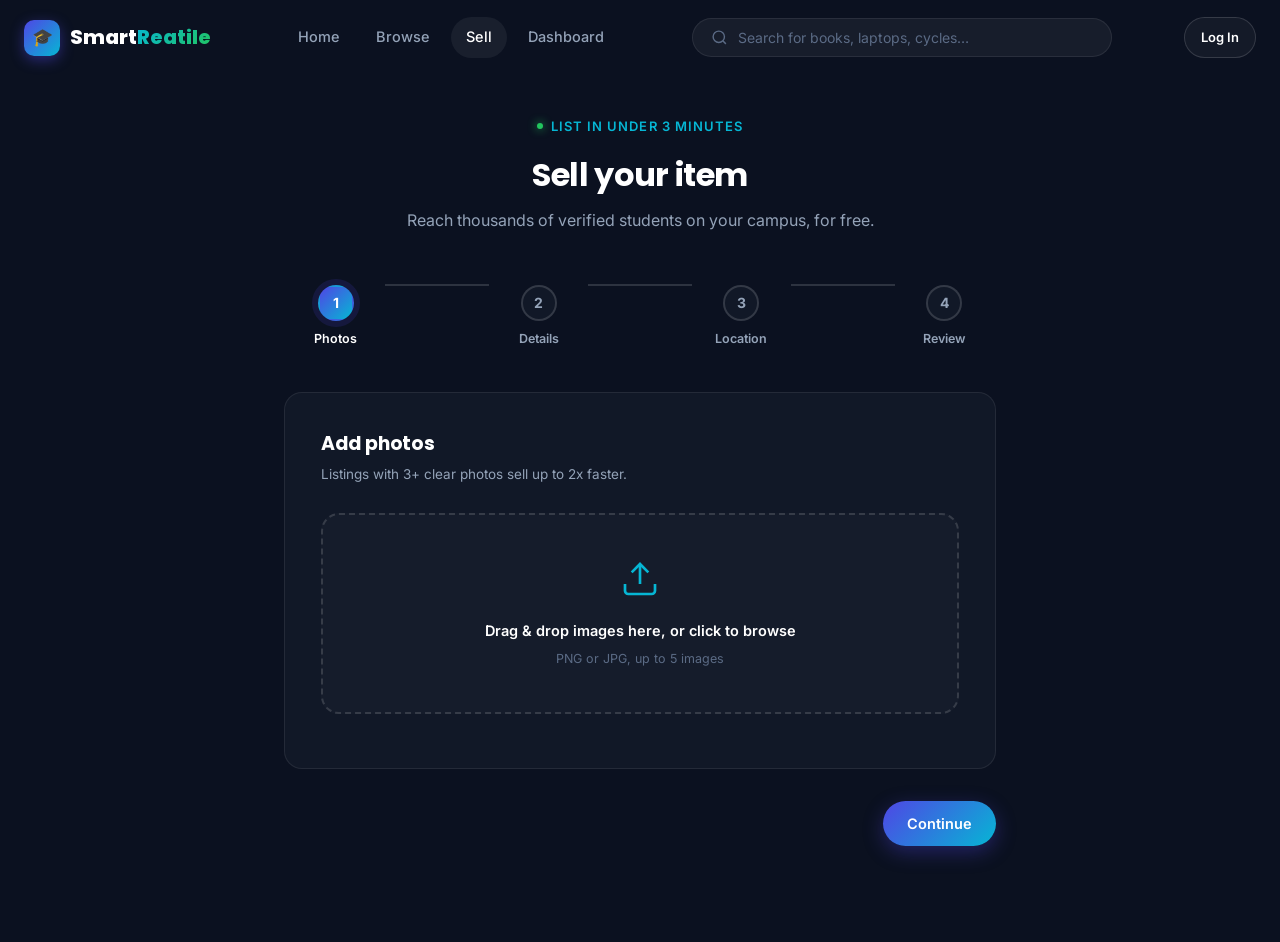
<file: smartreatile/sell.html>
<!DOCTYPE html>
<html lang="en">
<head>
<meta charset="UTF-8">
<meta name="viewport" content="width=device-width, initial-scale=1.0">
<title>Sell an Item — SmartReatile</title>
<link rel="stylesheet" href="css/style.css">
<link rel="stylesheet" href="css/animations.css">
<link rel="stylesheet" href="css/responsive.css">
</head>
<body>

<header class="navbar">
  <div class="container nav-inner">
    <a href="index.html" class="logo"><span class="logo-mark">🎓</span><span class="logo-text">Smart<span>Reatile</span></span></a>
    <nav class="nav-links">
      <a href="index.html">Home</a>
      <a href="products.html">Browse</a>
      <a href="sell.html" class="active">Sell</a>
      <a href="dashboard.html">Dashboard</a>
    </nav>
    <div class="nav-search">
      <svg width="17" height="17" viewBox="0 0 24 24" fill="none" stroke="currentColor" stroke-width="2"><circle cx="11" cy="11" r="8"/><line x1="21" y1="21" x2="16.65" y2="16.65"/></svg>
      <input type="text" placeholder="Search for books, laptops, cycles…">
    </div>
    <div class="nav-actions">
      <a href="login.html" class="btn btn-ghost btn-sm" id="login-btn">Log In</a>
      <a href="dashboard.html" class="btn btn-primary btn-sm" id="dashboard-btn" style="display:none;">Dashboard</a>
      <button class="nav-burger btn-icon" aria-label="Menu">
        <svg width="20" height="20" viewBox="0 0 24 24" fill="none" stroke="currentColor" stroke-width="2"><line x1="3" y1="6" x2="21" y2="6"/><line x1="3" y1="12" x2="21" y2="12"/><line x1="3" y1="18" x2="21" y2="18"/></svg>
      </button>
    </div>
  </div>
</header>

<div class="mobile-menu glass">
  <a href="index.html">Home</a>
  <a href="products.html">Browse Products</a>
  <a href="sell.html">Sell an Item</a>
  <a href="dashboard.html">Dashboard</a>
  <a href="login.html" id="mobile-login-link">Log In</a>
  <a href="dashboard.html" id="mobile-dashboard-link" style="display:none;">Dashboard</a>
  <button id="mobile-logout-btn" class="btn btn-ghost btn-block mt-16" style="display:none;">Logout</button>
</div>

<div class="page-header" style="text-align:center">
  <div class="container">
    <div class="eyebrow" style="justify-content:center; display:flex">List in under 3 minutes</div>
    <h1>Sell your item</h1>
    <p class="text-dim mt-8">Reach thousands of verified students on your campus, for free.</p>
  </div>
</div>

<section class="section" style="padding-top:20px">
  <div class="container sell-wrap">

    <div class="stepper">
      <div class="step-dot active" data-step="1"><div class="circle">1</div><span class="label">Photos</span></div>
      <div class="step-line"></div>
      <div class="step-dot" data-step="2"><div class="circle">2</div><span class="label">Details</span></div>
      <div class="step-line"></div>
      <div class="step-dot" data-step="3"><div class="circle">3</div><span class="label">Location</span></div>
      <div class="step-line"></div>
      <div class="step-dot" data-step="4"><div class="circle">4</div><span class="label">Review</span></div>
    </div>

    <form id="sell-form" enctype="multipart/form-data">
      <!-- STEP 1: PHOTOS -->
      <div class="step-panel active card form-panel" data-panel="1">
        <h3>Add photos</h3>
        <p class="form-sub">Listings with 3+ clear photos sell up to 2x faster.</p>

        <div class="drop-zone" id="drop-zone">
          <svg width="40" height="40" viewBox="0 0 24 24" fill="none" stroke="currentColor" stroke-width="1.6"><path d="M21 15v4a2 2 0 0 1-2 2H5a2 2 0 0 1-2-2v-4"/><polyline points="17 8 12 3 7 8"/><line x1="12" y1="3" x2="12" y2="15"/></svg>
          <p>Drag & drop images here, or click to browse</p>
          <span>PNG or JPG, up to 5 images</span>
          <input type="file" id="file-input" accept="image/*" multiple hidden>
        </div>
        <div class="preview-grid" id="preview-grid"></div>
      </div>

      <!-- STEP 2: DETAILS -->
      <div class="step-panel card form-panel" data-panel="2">
        <h3>Item details</h3>
        <p class="form-sub">Give buyers enough detail to trust the listing at a glance.</p>

        <div class="form-field">
          <label for="title">Product title</label>
          <input type="text" id="title" placeholder="e.g. Casio FX-991ES Plus Calculator" required>
        </div>

        <div class="form-field">
          <label for="desc">Description</label>
          <textarea id="desc" placeholder="Describe condition, usage, reason for selling…"></textarea>
        </div>

        <div class="form-row">
          <div class="form-field" style="margin-bottom:0">
            <label for="category">Category</label>
            <select id="category">
              <option>Books</option><option>Electronics</option><option>Laptop Accessories</option>
              <option>Calculators</option><option>Furniture</option><option>Hostel Essentials</option>
              <option>Sports Equipment</option><option>Cycles</option><option>Clothing</option><option>Shoes</option>
              <option>Lab Equipment</option><option>Engineering Drawing Tools</option><option>Notes</option>
              <option>Gaming Accessories</option><option>Kitchen Items</option><option>Musical Instruments</option><option>Other</option>
            </select>
          </div>
          <div class="form-field" style="margin-bottom:0">
            <label for="condition">Condition</label>
            <select id="condition">
              <option>Excellent</option><option>Like New</option><option>Good</option><option>Fair</option>
            </select>
          </div>
        </div>

        <div class="form-row">
          <div class="form-field" style="margin-bottom:0">
            <label for="price">Price (₹)</label>
            <input type="number" id="price" placeholder="e.g. 650" required>
          </div>
          <div class="form-field" style="margin-bottom:0">
            <label for="mrp">Original price (₹)</label>
            <input type="number" id="mrp" placeholder="e.g. 1800">
          </div>
        </div>

        <div class="toggle-row mt-16">
          <div>
            <b style="font-size:14px">Price negotiable</b>
            <div class="form-hint" style="margin-top:2px">Let buyers know you're open to offers</div>
          </div>
          <label class="switch"><input type="checkbox" id="negotiable" checked><span class="slider-toggle"></span></label>
        </div>
      </div>

      <!-- STEP 3: LOCATION -->
      <div class="step-panel card form-panel" data-panel="3">
        <h3>Where can buyers find you?</h3>
        <p class="form-sub">This helps match your listing to nearby students.</p>

        <div class="form-row">
          <div class="form-field" style="margin-bottom:0">
            <label for="dept">Department</label>
            <select id="dept">
              <option>Computer Science</option><option>Electronics</option><option>Mechanical</option>
              <option>Civil</option><option>Any</option>
            </select>
          </div>
          <div class="form-field" style="margin-bottom:0">
            <label for="semester">Semester</label>
            <select id="semester">
              <option>1st Semester</option><option>2nd Semester</option><option>3rd Semester</option>
              <option>4th Semester</option><option>5th Semester</option><option>6th Semester</option>
              <option>7th Semester</option><option>8th Semester</option>
            </select>
          </div>
        </div>

        <div class="form-row">
          <div class="form-field" style="margin-bottom:0">
            <label for="hostel">Hostel / Block</label>
            <select id="hostel">
              <option>Block A</option><option>Block B</option><option>Block C</option><option>Block D</option><option>Day Scholar</option>
            </select>
          </div>
          <div class="form-field" style="margin-bottom:0">
            <label for="pickup">Pickup location</label>
            <input type="text" id="pickup" placeholder="e.g. Main gate, Library">
          </div>
        </div>
      </div>

      <!-- STEP 4: REVIEW -->
      <div class="step-panel card form-panel" data-panel="4">
        <h3>Review your listing</h3>
        <p class="form-sub">Make sure everything looks right before publishing.</p>
        <div id="review-body"></div>
      </div>

      <div class="form-nav">
        <button type="button" class="btn btn-ghost" id="prev-btn" style="visibility:hidden">Back</button>
        <button type="button" class="btn btn-primary" id="next-btn">Continue</button>
        <button type="submit" class="btn btn-accent hidden" id="publish-btn">Publish Listing</button>
      </div>
    </form>

  </div>
</section>

<button class="back-top btn-icon glass" aria-label="Back to top">
  <svg width="18" height="18" viewBox="0 0 24 24" fill="none" stroke="currentColor" stroke-width="2"><line x1="12" y1="19" x2="12" y2="5"/><polyline points="5 12 12 5 19 12"/></svg>
</button>

<script type="module">
// --- IMPORT API_BASE DIRECTLY ---
import { API_BASE, checkAuth, logout, authFetch, showToast } from './js/app.js';

// Auth check for nav
(async function() {
  const user = await checkAuth();
  const loginBtn = document.getElementById('login-btn');
  const dashboardBtn = document.getElementById('dashboard-btn');
  const mobileLogin = document.getElementById('mobile-login-link');
  const mobileDashboard = document.getElementById('mobile-dashboard-link');
  const mobileLogout = document.getElementById('mobile-logout-btn');
  if (user) {
    loginBtn.style.display = 'none';
    dashboardBtn.style.display = 'inline-flex';
    mobileLogin.style.display = 'none';
    mobileDashboard.style.display = 'block';
    mobileLogout.style.display = 'block';
    mobileLogout.addEventListener('click', logout);
  } else {
    loginBtn.style.display = 'inline-flex';
    dashboardBtn.style.display = 'none';
    mobileLogin.style.display = 'block';
    mobileDashboard.style.display = 'none';
    mobileLogout.style.display = 'none';
  }
})();

// ======== Sell form logic ========
const panels = [...document.querySelectorAll('.step-panel')];
const dots = [...document.querySelectorAll('.step-dot')];
const lines = [...document.querySelectorAll('.step-line')];
const prevBtn = document.getElementById('prev-btn');
const nextBtn = document.getElementById('next-btn');
const publishBtn = document.getElementById('publish-btn');
let step = 1;
const total = panels.length;
let imageFiles = [];

function goTo(n){
  step = n;
  panels.forEach(p => p.classList.toggle('active', Number(p.dataset.panel) === step));
  dots.forEach(d => {
    const dn = Number(d.dataset.step);
    d.classList.toggle('active', dn === step);
    d.classList.toggle('done', dn < step);
  });
  lines.forEach((l, i) => l.classList.toggle('done', i < step - 1));
  prevBtn.style.visibility = step === 1 ? 'hidden' : 'visible';
  nextBtn.classList.toggle('hidden', step === total);
  publishBtn.classList.toggle('hidden', step !== total);
  if(step === total) buildReview();
  window.scrollTo({ top: document.querySelector('.sell-wrap').offsetTop - 100, behavior:'smooth' });
}

function buildReview(){
  const val = id => document.getElementById(id)?.value || '—';
  const rows = [
    ['Title', val('title')],
    ['Category', val('category')],
    ['Condition', val('condition')],
    ['Price', '₹' + (val('price') !== '—' ? val('price') : '0')],
    ['Negotiable', document.getElementById('negotiable').checked ? 'Yes' : 'No'],
    ['Department', val('dept')],
    ['Semester', val('semester')],
    ['Hostel', val('hostel')],
    ['Pickup Location', val('pickup')],
    ['Photos added', imageFiles.length + ' image(s)'],
  ];
  document.getElementById('review-body').innerHTML = rows.map(([k,v]) => `
    <div class="review-row"><span>${k}</span><b>${v}</b></div>`).join('');
}

nextBtn.addEventListener('click', () => {
  if(step === 2 && !document.getElementById('title').value.trim()){
    showToast('Please add a product title', 'error'); return;
  }
  if(step === 2 && !document.getElementById('price').value){
    showToast('Please set a price', 'error'); return;
  }
  if(step < total) goTo(step + 1);
});
prevBtn.addEventListener('click', () => { if(step > 1) goTo(step - 1); });

// File upload
const dropZone = document.getElementById('drop-zone');
const fileInput = document.getElementById('file-input');
const previewGrid = document.getElementById('preview-grid');

dropZone.addEventListener('click', () => fileInput.click());
['dragenter','dragover'].forEach(evt => dropZone.addEventListener(evt, e => {
  e.preventDefault(); dropZone.classList.add('drag-over');
}));
['dragleave','drop'].forEach(evt => dropZone.addEventListener(evt, e => {
  e.preventDefault(); dropZone.classList.remove('drag-over');
}));
dropZone.addEventListener('drop', e => handleFiles(e.dataTransfer.files));
fileInput.addEventListener('change', e => handleFiles(e.target.files));

function handleFiles(fileList){
  [...fileList].slice(0, 5 - imageFiles.length).forEach(file => {
    if(!file.type.startsWith('image/')) return;
    imageFiles.push(file);
    const url = URL.createObjectURL(file);
    renderPreviews();
  });
  if(fileList.length) showToast(`${Math.min(fileList.length, 5-imageFiles.length+fileList.length)} image(s) added`, 'success', 2000);
}

function renderPreviews(){
  previewGrid.innerHTML = imageFiles.map((file, i) => `
    <div class="preview-thumb">
      <img src="${URL.createObjectURL(file)}" alt="Preview ${i+1}">
      <button type="button" data-i="${i}" aria-label="Remove image">✕</button>
    </div>`).join('');
  previewGrid.querySelectorAll('button').forEach(btn => {
    btn.addEventListener('click', () => {
      imageFiles.splice(Number(btn.dataset.i), 1);
      renderPreviews();
    });
  });
}

// Submit
document.getElementById('sell-form').addEventListener('submit', async (e) => {
  e.preventDefault();
  const token = localStorage.getItem('jwt');
  if (!token) {
    window.location.href = 'login.html';
    return;
  }

  const formData = new FormData();
  formData.append('title', document.getElementById('title').value);
  formData.append('description', document.getElementById('desc').value);
  formData.append('price', document.getElementById('price').value);
  formData.append('mrp', document.getElementById('mrp').value || '');
  formData.append('category', document.getElementById('category').value);
  formData.append('condition', document.getElementById('condition').value);
  formData.append('negotiable', document.getElementById('negotiable').checked ? 'true' : 'false');
  formData.append('dept', document.getElementById('dept').value);
  formData.append('semester', document.getElementById('semester').value);
  formData.append('hostel', document.getElementById('hostel').value);
  formData.append('pickup_location', document.getElementById('pickup').value);

  imageFiles.forEach(file => formData.append('images', file));

  try {
    // Use API_BASE from import
    const res = await fetch(`${API_BASE}/products`, {
      method: 'POST',
      headers: { 'Authorization': `Bearer ${token}` },
      body: formData
    });

    if (!res.ok) {
      let errorMsg = 'Failed to publish';
      try {
        const errData = await res.json();
        errorMsg = errData.detail || errorMsg;
      } catch (_) {
        // response might not be JSON; read as text
        const text = await res.text();
        if (text) errorMsg = text;
      }
      throw new Error(errorMsg);
    }

    const data = await res.json();
    showToast('Listing published successfully!', 'success');
    setTimeout(() => window.location.href = 'dashboard.html', 900);
  } catch (err) {
    console.error(err);
    showToast(err.message, 'error');
  }
});

goTo(1);
</script>
</body>
</html>
</file>
<file: smartreatile/css/style.css>
/* =========================================================
   SmartReatile — Core Design System
   ========================================================= */

@import url('https://fonts.googleapis.com/css2?family=Poppins:wght@500;600;700;800&family=Inter:wght@400;500;600;700&display=swap');

:root{
  /* --- Brand palette (locked) --- */
  --bg: #0B1120;
  --bg-soft: #0E1526;
  --card: #111827;
  --card-hover: #151F32;
  --primary: #4F46E5;
  --primary-light: #6D63F5;
  --secondary: #06B6D4;
  --accent: #22C55E;

  --text: #FFFFFF;
  --text-dim: #94A3B8;
  --text-faint: #5B6B85;
  --border: rgba(255,255,255,0.08);
  --border-strong: rgba(255,255,255,0.14);

  --grad-brand: linear-gradient(135deg, var(--primary) 0%, var(--secondary) 100%);
  --grad-accent: linear-gradient(135deg, var(--secondary) 0%, var(--accent) 100%);
  --grad-glow: radial-gradient(circle at 30% 20%, rgba(79,70,229,.35), transparent 60%),
               radial-gradient(circle at 80% 60%, rgba(6,182,212,.25), transparent 55%);

  --radius: 18px;
  --radius-sm: 12px;
  --radius-lg: 26px;
  --radius-pill: 999px;

  --shadow-card: 0 8px 30px rgba(0,0,0,.35);
  --shadow-glow-primary: 0 0 40px rgba(79,70,229,.35);
  --shadow-glow-secondary: 0 0 40px rgba(6,182,212,.3);
  --shadow-glow-accent: 0 0 40px rgba(34,197,94,.3);

  --font-display: 'Poppins', 'Inter', sans-serif;
  --font-body: 'Inter', 'Poppins', sans-serif;

  --nav-h: 76px;
  --container: 1280px;
}

/* ---------- Reset ---------- */
*, *::before, *::after{ box-sizing: border-box; margin:0; padding:0; }
html{ scroll-behavior:smooth; }
body{
  background: var(--bg);
  color: var(--text);
  font-family: var(--font-body);
  font-size: 16px;
  line-height: 1.55;
  -webkit-font-smoothing: antialiased;
  overflow-x: hidden;
}
img{ max-width:100%; display:block; }
a{ color:inherit; text-decoration:none; }
ul{ list-style:none; }
button, input, select, textarea{ font-family: inherit; color: inherit; }
button{ cursor:pointer; border:none; background:none; }
:focus-visible{ outline: 2px solid var(--secondary); outline-offset: 3px; border-radius: 4px; }

h1,h2,h3,h4{ font-family: var(--font-display); font-weight:700; letter-spacing:-.02em; }

/* ---------- Layout helpers ---------- */
.container{ width:100%; max-width: var(--container); margin:0 auto; padding: 0 24px; }
.section{ padding: 96px 0; position: relative; }
.section-head{ display:flex; align-items:flex-end; justify-content:space-between; gap:24px; margin-bottom: 40px; flex-wrap: wrap; }
.eyebrow{
  display:inline-flex; align-items:center; gap:8px;
  font-size: 13px; font-weight:600; letter-spacing:.08em; text-transform:uppercase;
  color: var(--secondary); margin-bottom: 14px;
}
.eyebrow::before{
  content:''; width:6px; height:6px; border-radius:50%;
  background: var(--accent); box-shadow: 0 0 10px var(--accent);
}
.section-title{ font-size: clamp(26px, 3.4vw, 38px); }
.section-sub{ color: var(--text-dim); margin-top:10px; max-width: 560px; font-size:15px; }
.link-more{
  display:inline-flex; align-items:center; gap:6px; color: var(--secondary);
  font-weight:600; font-size:14px; white-space:nowrap;
}
.link-more svg{ transition: transform .25s ease; }
.link-more:hover svg{ transform: translateX(4px); }

/* ---------- Glass / Cards ---------- */
.glass{
  background: rgba(17,24,39,.6);
  backdrop-filter: blur(18px) saturate(140%);
  -webkit-backdrop-filter: blur(18px) saturate(140%);
  border: 1px solid var(--border);
}
.card{
  background: var(--card);
  border: 1px solid var(--border);
  border-radius: var(--radius);
  transition: transform .35s cubic-bezier(.2,.8,.2,1), border-color .3s ease, box-shadow .35s ease, background .3s ease;
}
.card:hover{
  transform: translateY(-6px);
  border-color: var(--border-strong);
  box-shadow: var(--shadow-card);
  background: var(--card-hover);
}

/* ---------- Buttons ---------- */
.btn{
  display:inline-flex; align-items:center; justify-content:center; gap:8px;
  padding: 13px 24px; border-radius: var(--radius-pill);
  font-weight:600; font-size:14.5px; white-space:nowrap;
  transition: transform .25s ease, box-shadow .3s ease, filter .25s ease, background .25s ease, border-color .25s ease;
}
.btn:active{ transform: scale(.97); }
.btn-primary{
  background: var(--grad-brand); color:#fff;
  box-shadow: 0 6px 20px rgba(79,70,229,.35);
}
.btn-primary:hover{ filter:brightness(1.1); box-shadow: 0 8px 28px rgba(79,70,229,.5); transform: translateY(-2px); }
.btn-accent{
  background: var(--grad-accent); color:#06131a;
  box-shadow: 0 6px 20px rgba(6,182,212,.3);
}
.btn-accent:hover{ filter:brightness(1.08); transform: translateY(-2px); box-shadow: 0 8px 26px rgba(34,197,94,.4); }
.btn-ghost{
  background: rgba(255,255,255,.04); color: var(--text);
  border: 1px solid var(--border-strong);
}
.btn-ghost:hover{ background: rgba(255,255,255,.09); border-color: rgba(255,255,255,.28); }
.btn-outline{
  background: transparent; border: 1.5px solid var(--primary-light); color:#fff;
}
.btn-outline:hover{ background: rgba(79,70,229,.15); }
.btn-sm{ padding: 9px 16px; font-size:13px; }
.btn-lg{ padding: 16px 32px; font-size:16px; }
.btn-icon{
  width:44px; height:44px; border-radius:50%;
  display:inline-flex; align-items:center; justify-content:center;
  background: rgba(255,255,255,.05); border:1px solid var(--border);
  transition: all .25s ease;
}
.btn-icon:hover{ background: rgba(255,255,255,.1); border-color: var(--secondary); color: var(--secondary); }
.btn-block{ width:100%; }

/* ---------- Badges ---------- */
.badge{
  display:inline-flex; align-items:center; gap:5px;
  font-size:12px; font-weight:600; padding: 5px 11px; border-radius: var(--radius-pill);
  border: 1px solid var(--border-strong);
}
.badge-verified{ background: rgba(34,197,94,.12); color: var(--accent); border-color: rgba(34,197,94,.35); }
.badge-hot{ background: rgba(239,68,68,.12); color:#f87171; border-color: rgba(239,68,68,.3); }
.badge-new{ background: rgba(6,182,212,.12); color: var(--secondary); border-color: rgba(6,182,212,.3); }
.badge-neutral{ background: rgba(255,255,255,.06); color: var(--text-dim); }

/* ---------- Navbar ---------- */
.navbar{
  position: fixed; top:0; left:0; right:0; z-index: 1000;
  height: var(--nav-h);
  display:flex; align-items:center;
  border-bottom: 1px solid transparent;
  transition: background .35s ease, border-color .35s ease, backdrop-filter .35s ease;
}
.navbar.scrolled{
  background: rgba(11,17,32,.75);
  backdrop-filter: blur(16px) saturate(150%);
  -webkit-backdrop-filter: blur(16px) saturate(150%);
  border-bottom-color: var(--border);
}
.nav-inner{ display:flex; align-items:center; justify-content:space-between; gap: 24px; width:100%; }
.logo{ display:flex; align-items:center; gap:10px; font-family: var(--font-display); font-weight:800; font-size:20px; }
.logo-mark{
  width:36px; height:36px; border-radius:10px;
  background: var(--grad-brand);
  display:flex; align-items:center; justify-content:center;
  font-size:17px; box-shadow: 0 4px 14px rgba(79,70,229,.45);
  flex-shrink:0;
}
.logo-text span{ background: var(--grad-accent); -webkit-background-clip:text; background-clip:text; color:transparent; }

.nav-links{ display:flex; align-items:center; gap:6px; }
.nav-links a{
  padding: 9px 15px; border-radius: var(--radius-pill); font-size:14.5px; font-weight:500;
  color: var(--text-dim); transition: all .25s ease;
}
.nav-links a:hover, .nav-links a.active{ color:#fff; background: rgba(255,255,255,.06); }

.nav-search{
  display:flex; align-items:center; gap:10px;
  flex:1; max-width:420px;
  background: rgba(255,255,255,.05);
  border:1px solid var(--border); border-radius: var(--radius-pill);
  padding: 10px 18px;
  transition: border-color .25s ease, background .25s ease;
}
.nav-search:focus-within{ border-color: var(--secondary); background: rgba(255,255,255,.07); }
.nav-search input{ background:none; border:none; outline:none; flex:1; font-size:14px; color:#fff; }
.nav-search input::placeholder{ color: var(--text-faint); }
.nav-search svg{ color: var(--text-faint); flex-shrink:0; }

.nav-actions{ display:flex; align-items:center; gap:12px; }
.nav-burger{ display:none; }

/* ---------- Mobile menu ---------- */
.mobile-menu{
  position: fixed; top: var(--nav-h); left:0; right:0; bottom:0; z-index: 999;
  padding: 28px 24px; display:flex; flex-direction:column; gap:6px;
  transform: translateX(100%); transition: transform .35s cubic-bezier(.2,.8,.2,1);
}
.mobile-menu.open{ transform: translateX(0); }
.mobile-menu a{ padding: 14px 6px; font-size:17px; font-weight:600; border-bottom:1px solid var(--border); }
.nav-burger.active svg line:nth-child(1){ transform: translateY(6px) rotate(45deg); }
.nav-burger.active svg line:nth-child(2){ opacity:0; }
.nav-burger.active svg line:nth-child(3){ transform: translateY(-6px) rotate(-45deg); }
.nav-burger svg line{ transition: all .25s ease; transform-origin: center; }

/* ---------- Hero ---------- */
.hero{
  min-height: 100vh;
  display:flex; align-items:center;
  padding-top: var(--nav-h);
  position:relative; overflow:hidden;
}
.hero::before{
  content:''; position:absolute; inset:0; background: var(--grad-glow); pointer-events:none;
}
.orb{ position:absolute; border-radius:50%; filter: blur(60px); opacity:.5; pointer-events:none; }
.orb-1{ width:380px; height:380px; background: var(--primary); top:-100px; right:-80px; }
.orb-2{ width:300px; height:300px; background: var(--secondary); bottom:-60px; left:-60px; }

.hero-grid{ display:grid; grid-template-columns: 1.05fr .95fr; gap: 60px; align-items:center; position:relative; z-index:1; }
.hero-eyebrow{
  display:inline-flex; align-items:center; gap:8px; padding:8px 16px;
  border-radius: var(--radius-pill); border:1px solid var(--border-strong);
  background: rgba(255,255,255,.04); font-size:13px; font-weight:600; margin-bottom:24px;
}
.hero-eyebrow .dot{ width:7px; height:7px; border-radius:50%; background: var(--accent); box-shadow:0 0 8px var(--accent); }
.hero h1{ font-size: clamp(38px, 5vw, 62px); line-height:1.06; letter-spacing:-.03em; }
.hero h1 .grad{ background: var(--grad-brand); -webkit-background-clip:text; background-clip:text; color:transparent; }
.hero p{ margin-top:22px; font-size:17px; color: var(--text-dim); max-width: 480px; }
.hero-cta{ display:flex; gap:14px; margin-top:34px; flex-wrap:wrap; }
.hero-stats{ display:flex; gap:36px; margin-top:48px; flex-wrap:wrap; }
.hero-stat b{ display:block; font-family: var(--font-display); font-size:24px; }
.hero-stat span{ font-size:13px; color: var(--text-dim); }

.hero-visual{ position:relative; }
.hero-card-stack{ position:relative; height: 480px; }
.floating-card{
  position:absolute; padding:18px; width:230px; animation: float 6s ease-in-out infinite;
}
.floating-card img{ border-radius: var(--radius-sm); width:100%; height:120px; object-fit:cover; margin-bottom:12px; }
.floating-card .fc-price{ color: var(--accent); font-weight:700; font-family: var(--font-display); }
.fc-1{ top:0; left: 10%; animation-delay: 0s; }
.fc-2{ top: 190px; right: 0; width:210px; animation-delay: 1.2s; z-index:2;}
.fc-3{ bottom: 0; left: 0; width:200px; animation-delay: 2.4s; }

/* ---------- How it works ---------- */
.steps{ display:grid; grid-template-columns: repeat(3, 1fr); gap: 28px; }
.step-card{ padding: 34px 28px; }
.step-num{
  font-family: var(--font-display); font-size:13px; font-weight:700; color: var(--secondary);
  letter-spacing:.1em; margin-bottom:18px; display:block;
}
.step-icon{
  width:52px; height:52px; border-radius: 14px; background: var(--grad-brand);
  display:flex; align-items:center; justify-content:center; margin-bottom:20px;
}
.step-card h3{ font-size:19px; margin-bottom:10px; }
.step-card p{ color: var(--text-dim); font-size:14.5px; }

/* ---------- Categories ---------- */
.cat-scroll{ display:grid; grid-template-columns: repeat(6, 1fr); gap:16px; }
.cat-chip{
  padding: 24px 16px; text-align:center; display:flex; flex-direction:column; align-items:center; gap:12px;
  cursor:pointer;
}
.cat-chip .cat-icon{
  width:48px; height:48px; border-radius:14px;
  display:flex; align-items:center; justify-content:center; font-size:22px;
  background: rgba(79,70,229,.14); transition: all .3s ease;
}
.cat-chip:hover .cat-icon{ background: var(--grad-brand); transform: scale(1.08) rotate(-4deg); }
.cat-chip span{ font-size:13.5px; font-weight:600; color: var(--text-dim); }
.cat-chip:hover span{ color:#fff; }

/* ---------- Product grid & cards ---------- */
.product-grid{ display:grid; grid-template-columns: repeat(4, 1fr); gap:22px; }
.product-card{ overflow:hidden; cursor:pointer; position:relative; }
.pc-media{ position:relative; aspect-ratio: 4/3; overflow:hidden; border-radius: var(--radius) var(--radius) 0 0; background: var(--bg-soft); }
.pc-media img{ width:100%; height:100%; object-fit:cover; transition: transform .5s ease; }
.product-card:hover .pc-media img{ transform: scale(1.08); }
.pc-wishlist{
  position:absolute; top:12px; right:12px; width:36px; height:36px; border-radius:50%;
  background: rgba(11,17,32,.65); backdrop-filter: blur(6px);
  display:flex; align-items:center; justify-content:center; z-index:2;
  transition: all .25s ease; border: 1px solid rgba(255,255,255,.1);
}
.pc-wishlist:hover{ background: rgba(239,68,68,.85); }
.pc-wishlist.active{ background: #ef4444; }
.pc-wishlist svg{ width:17px; height:17px; }
.pc-badges{ position:absolute; top:12px; left:12px; display:flex; gap:6px; z-index:2; }
.pc-body{ padding: 18px; }
.pc-price{ font-family: var(--font-display); font-size:19px; font-weight:700; color: var(--accent); }
.pc-title{ font-size:15px; font-weight:600; margin: 6px 0 8px; overflow:hidden; text-overflow:ellipsis; white-space:nowrap; }
.pc-meta{ display:flex; align-items:center; gap:8px; font-size:12.5px; color: var(--text-dim); }
.pc-meta .dot-sep{ width:3px; height:3px; border-radius:50%; background: var(--text-faint); }
.pc-seller{ display:flex; align-items:center; gap:8px; margin-top:14px; padding-top:14px; border-top:1px solid var(--border); }
.pc-seller img{ width:26px; height:26px; border-radius:50%; object-fit:cover; }
.pc-seller span{ font-size:12.5px; color: var(--text-dim); }

/* ---------- Testimonials ---------- */
.testi-grid{ display:grid; grid-template-columns: repeat(3,1fr); gap:24px; }
.testi-card{ padding: 30px; }
.testi-stars{ color: #FBBF24; font-size:14px; margin-bottom:16px; letter-spacing:2px; }
.testi-card p{ font-size:14.5px; color: var(--text-dim); margin-bottom:22px; }
.testi-user{ display:flex; align-items:center; gap:12px; }
.testi-user img{ width:42px; height:42px; border-radius:50%; object-fit:cover; }
.testi-user b{ font-size:14px; display:block; }
.testi-user span{ font-size:12.5px; color: var(--text-faint); }

/* ---------- FAQ ---------- */
.faq-list{ max-width: 760px; margin:0 auto; }
.faq-item{ border-bottom: 1px solid var(--border); }
.faq-q{
  display:flex; align-items:center; justify-content:space-between;
  padding: 22px 4px; font-weight:600; font-size:15.5px; cursor:pointer;
}
.faq-q svg{ transition: transform .3s ease; flex-shrink:0; color: var(--secondary); }
.faq-item.open .faq-q svg{ transform: rotate(45deg); }
.faq-a{ max-height:0; overflow:hidden; transition: max-height .35s ease, padding .35s ease; color: var(--text-dim); font-size:14.5px; padding: 0 4px; }
.faq-item.open .faq-a{ max-height: 200px; padding-bottom: 22px; }

/* ---------- Newsletter ---------- */
.newsletter{
  border-radius: var(--radius-lg);
  padding: 56px; text-align:center;
  background: linear-gradient(135deg, rgba(79,70,229,.18), rgba(6,182,212,.12));
  border:1px solid var(--border-strong); position:relative; overflow:hidden;
}
.newsletter h2{ font-size: clamp(24px,3vw,32px); margin-bottom:10px; }
.newsletter p{ color: var(--text-dim); margin-bottom:28px; }
.newsletter-form{ display:flex; gap:10px; max-width:440px; margin:0 auto; }
.newsletter-form input{
  flex:1; padding: 14px 20px; border-radius: var(--radius-pill);
  border:1px solid var(--border-strong); background: rgba(11,17,32,.55); color:#fff; outline:none;
}

/* ---------- Footer ---------- */
.footer{ border-top:1px solid var(--border); padding: 64px 0 28px; }
.footer-grid{ display:grid; grid-template-columns: 1.4fr repeat(4, 1fr); gap: 40px; margin-bottom:48px; }
.footer-brand p{ color: var(--text-dim); font-size:14px; margin: 16px 0 20px; max-width:280px; }
.footer-social{ display:flex; gap:10px; }
.footer h4{ font-size:14px; margin-bottom:18px; }
.footer ul li{ margin-bottom:11px; }
.footer ul a{ font-size:14px; color: var(--text-dim); transition: color .2s ease; }
.footer ul a:hover{ color: var(--secondary); }
.footer-bottom{ display:flex; justify-content:space-between; align-items:center; padding-top: 28px; border-top:1px solid var(--border); font-size:13px; color: var(--text-faint); flex-wrap:wrap; gap:12px; }

/* ---------- Floating sell button ---------- */
.fab-sell{
  position: fixed; bottom: 28px; right: 28px; z-index: 900;
  padding: 16px 26px; border-radius: var(--radius-pill);
  background: var(--grad-brand); color:#fff; font-weight:700; font-size:14.5px;
  display:flex; align-items:center; gap:10px;
  box-shadow: 0 10px 30px rgba(79,70,229,.5);
}

/* ---------- Back to top ---------- */
.back-top{
  position: fixed; bottom: 28px; left: 28px; z-index: 900;
  width:48px; height:48px; border-radius:50%;
  opacity:0; visibility:hidden; transform: translateY(10px);
  transition: all .3s ease;
}
.back-top.show{ opacity:1; visibility:visible; transform: translateY(0); }

/* ---------- Toast ---------- */
.toast-wrap{ position: fixed; top: 96px; right: 24px; z-index: 2000; display:flex; flex-direction:column; gap:10px; }
.toast{
  display:flex; align-items:center; gap:12px; padding: 14px 18px; border-radius: var(--radius-sm);
  min-width: 260px; font-size:14px; font-weight:500;
  background: var(--card); border:1px solid var(--border-strong); box-shadow: var(--shadow-card);
}
.toast .t-icon{ width:22px; height:22px; border-radius:50%; display:flex; align-items:center; justify-content:center; flex-shrink:0; font-size:12px; }
.toast.success .t-icon{ background: rgba(34,197,94,.2); color: var(--accent); }
.toast.info .t-icon{ background: rgba(6,182,212,.2); color: var(--secondary); }
.toast.error .t-icon{ background: rgba(239,68,68,.2); color: #f87171; }

/* ---------- Auth split screen ---------- */
.auth-wrap{ min-height:100vh; display:grid; grid-template-columns: 1fr 1fr; }
.auth-visual{
  position:relative; overflow:hidden; display:flex; flex-direction:column; justify-content:center;
  padding: 60px; background: linear-gradient(160deg, #0B1120 0%, #131c33 60%, #0B1120 100%);
}
.auth-visual .orb-1{ top:-120px; left:-100px; } .auth-visual .orb-2{ bottom:-100px; right:-80px; }
.auth-visual-content{ position:relative; z-index:1; max-width:420px; }
.auth-visual h2{ font-size: clamp(24px, 2.6vw, 32px); margin-bottom:16px; line-height:1.2; }
.auth-visual p{ color: var(--text-dim); font-size:15px; margin-bottom:32px; }
.auth-illustration{ position:relative; height:260px; }
.auth-side{ display:flex; align-items:center; justify-content:center; padding: 40px; }
.auth-box{ width:100%; max-width:400px; }
.auth-box .logo{ margin-bottom: 30px; }
.auth-tabs{ display:flex; background: rgba(255,255,255,.04); border-radius: var(--radius-pill); padding:4px; margin-bottom:30px; }
.auth-tab{ flex:1; text-align:center; padding: 11px; border-radius: var(--radius-pill); font-weight:600; font-size:14px; color: var(--text-dim); transition: all .25s ease; }
.auth-tab.active{ background: var(--grad-brand); color:#fff; }
.auth-box h1{ font-size:24px; margin-bottom:6px; }
.auth-box .form-sub{ margin-bottom: 26px; }
.social-btn{
  display:flex; align-items:center; justify-content:center; gap:10px; width:100%;
  padding: 13px; border-radius: 12px; border: 1px solid var(--border-strong); background: rgba(255,255,255,.03);
  font-weight:600; font-size:14px; margin-bottom:14px; transition: all .2s ease;
}
.social-btn:hover{ background: rgba(255,255,255,.07); }
.auth-divider{ display:flex; align-items:center; gap:14px; margin: 22px 0; color: var(--text-faint); font-size:12.5px; }
.auth-divider::before, .auth-divider::after{ content:''; flex:1; height:1px; background: var(--border); }
.auth-row-between{ display:flex; justify-content:space-between; align-items:center; margin: 4px 0 22px; font-size:13.5px; }
.remember{ display:flex; align-items:center; gap:8px; color: var(--text-dim); }
.remember input{ accent-color: var(--secondary); width:15px; height:15px; }
.forgot-link{ color: var(--secondary); font-weight:600; }
.auth-switch{ text-align:center; margin-top:24px; font-size:13.5px; color: var(--text-dim); }
.auth-switch a{ color: var(--secondary); font-weight:600; }
.auth-step-panel{ display:none; }
.auth-step-panel.active{ display:block; animation: fadeIn .35s ease; }

/* ---------- Sell page / multi-step form ---------- */
.sell-wrap{ max-width: 760px; margin: 0 auto; }
.stepper{ display:flex; align-items:center; justify-content:center; gap:0; margin-bottom:44px; }
.step-dot{ display:flex; flex-direction:column; align-items:center; gap:8px; position:relative; flex:1; }
.step-dot .circle{
  width:36px; height:36px; border-radius:50%; display:flex; align-items:center; justify-content:center;
  background: var(--card); border: 2px solid var(--border-strong); font-weight:700; font-size:14px; color: var(--text-dim);
  transition: all .3s ease; z-index:1;
}
.step-dot.active .circle{ background: var(--grad-brand); border-color: transparent; color:#fff; box-shadow: 0 0 0 6px rgba(79,70,229,.15); }
.step-dot.done .circle{ background: var(--accent); border-color: transparent; color:#06131a; }
.step-dot span.label{ font-size:12.5px; color: var(--text-dim); font-weight:600; }
.step-dot.active span.label{ color:#fff; }
.step-line{ flex:1; height:2px; background: var(--border-strong); margin: 0 -2px 26px; position:relative; top:-18px; }
.step-line.done{ background: var(--accent); }

.form-panel{ padding: 36px; }
.form-panel h3{ font-size:19px; margin-bottom: 6px; }
.form-panel .form-sub{ color: var(--text-dim); font-size:13.5px; margin-bottom: 28px; }
.form-row{ display:grid; grid-template-columns: 1fr 1fr; gap:18px; margin-bottom:18px; }
.form-field{ margin-bottom:18px; }
.form-field label{ display:block; font-size:13.5px; font-weight:600; margin-bottom:8px; }
.form-field input, .form-field select, .form-field textarea{
  width:100%; padding: 13px 16px; border-radius: 12px; background: rgba(255,255,255,.04);
  border: 1px solid var(--border-strong); color:#fff; outline:none; font-size:14.5px; transition: border-color .2s ease, background .2s ease;
}
.form-field input:focus, .form-field select:focus, .form-field textarea:focus{ border-color: var(--secondary); background: rgba(255,255,255,.06); }
.form-field textarea{ resize:vertical; min-height:110px; }
.form-hint{ font-size:12px; color: var(--text-faint); margin-top:6px; }
.toggle-row{ display:flex; align-items:center; justify-content:space-between; padding: 14px 18px; border-radius:12px; background: rgba(255,255,255,.03); border:1px solid var(--border); }
.switch{ position:relative; width:44px; height:25px; }
.switch input{ opacity:0; width:0; height:0; }
.slider-toggle{ position:absolute; inset:0; background: rgba(255,255,255,.15); border-radius:999px; cursor:pointer; transition: .3s; }
.slider-toggle::before{ content:''; position:absolute; width:19px; height:19px; left:3px; top:3px; background:#fff; border-radius:50%; transition:.3s; }
.switch input:checked + .slider-toggle{ background: var(--grad-brand); }
.switch input:checked + .slider-toggle::before{ transform: translateX(19px); }

.drop-zone{
  border: 2px dashed var(--border-strong); border-radius: var(--radius);
  padding: 44px 20px; text-align:center; cursor:pointer; transition: all .25s ease;
  background: rgba(255,255,255,.02);
}
.drop-zone.drag-over{ border-color: var(--secondary); background: rgba(6,182,212,.06); }
.drop-zone svg{ margin: 0 auto 14px; color: var(--secondary); }
.drop-zone p{ font-size:14.5px; font-weight:600; }
.drop-zone span{ font-size:12.5px; color: var(--text-faint); display:block; margin-top:6px; }
.preview-grid{ display:grid; grid-template-columns: repeat(4, 1fr); gap:12px; margin-top:18px; }
.preview-thumb{ position:relative; aspect-ratio:1; border-radius:12px; overflow:hidden; }
.preview-thumb img{ width:100%; height:100%; object-fit:cover; }
.preview-thumb button{
  position:absolute; top:6px; right:6px; width:22px; height:22px; border-radius:50%;
  background: rgba(0,0,0,.6); display:flex; align-items:center; justify-content:center; font-size:11px; color:#fff;
}

.form-nav{ display:flex; justify-content:space-between; margin-top: 32px; }
.step-panel{ display:none; }
.step-panel.active{ display:block; animation: fadeIn .4s ease; }

.review-row{ display:flex; justify-content:space-between; padding: 12px 0; border-bottom:1px solid var(--border); font-size:14px; }
.review-row span{ color: var(--text-dim); }

/* ---------- Product detail page ---------- */
.pd-layout{ display:grid; grid-template-columns: 1fr .82fr; gap: 48px; align-items:start; }
.pd-gallery{ position: sticky; top: calc(var(--nav-h) + 20px); }
.pd-main-img{ border-radius: var(--radius-lg); overflow:hidden; aspect-ratio: 4/3; background: var(--bg-soft); cursor: zoom-in; position:relative; }
.pd-main-img img{ width:100%; height:100%; object-fit:cover; transition: transform .4s ease; }
.pd-thumbs{ display:flex; gap:12px; margin-top:14px; }
.pd-thumb{ width:76px; height:76px; border-radius: 12px; overflow:hidden; border: 2px solid transparent; cursor:pointer; opacity:.6; transition: all .2s ease; }
.pd-thumb.active{ border-color: var(--secondary); opacity:1; }
.pd-thumb img{ width:100%; height:100%; object-fit:cover; }

.pd-title{ font-size: clamp(22px, 2.6vw, 28px); margin-bottom: 10px; }
.pd-price-row{ display:flex; align-items:baseline; gap:14px; margin: 14px 0 18px; }
.pd-price{ font-family: var(--font-display); font-size:32px; font-weight:800; color: var(--accent); }
.pd-mrp{ text-decoration: line-through; color: var(--text-faint); font-size:16px; }
.pd-discount{ color: var(--accent); font-weight:700; font-size:13.5px; }
.pd-badges{ display:flex; gap:8px; margin-bottom:16px; flex-wrap:wrap; }
.pd-info-grid{ display:grid; grid-template-columns: repeat(2, 1fr); gap: 14px; margin: 22px 0; padding: 20px; }
.pd-info-item span{ display:block; font-size:12px; color: var(--text-faint); margin-bottom:4px; text-transform:uppercase; letter-spacing:.05em; }
.pd-info-item b{ font-size:14.5px; font-weight:600; }
.pd-desc{ color: var(--text-dim); font-size:14.5px; line-height:1.7; margin: 18px 0; }
.pd-actions{ display:flex; gap:12px; margin-top: 24px; flex-wrap:wrap; }

.seller-card{ padding: 24px; margin-top: 28px; }
.seller-top{ display:flex; gap:14px; align-items:center; }
.seller-top img{ width:56px; height:56px; border-radius:50%; object-fit:cover; }
.seller-top b{ font-size:16px; display:flex; align-items:center; gap:6px; }
.seller-top span{ font-size:13px; color: var(--text-dim); }
.seller-stats{ display:flex; gap:24px; margin-top:18px; padding-top:18px; border-top:1px solid var(--border); }
.seller-stat b{ display:block; font-family: var(--font-display); font-size:17px; }
.seller-stat span{ font-size:12px; color: var(--text-dim); }

/* ---------- Browse page ---------- */
.browse-layout{ display:grid; grid-template-columns: 280px 1fr; gap: 32px; align-items:start; }
.filters{ position: sticky; top: calc(var(--nav-h) + 20px); padding: 24px; max-height: calc(100vh - var(--nav-h) - 40px); overflow-y:auto; }
.filter-group{ padding: 18px 0; border-bottom: 1px solid var(--border); }
.filter-group:first-child{ padding-top:0; }
.filter-group:last-child{ border-bottom:none; }
.filter-group h4{ font-size:13.5px; margin-bottom:14px; display:flex; justify-content:space-between; align-items:center; }
.filter-opt{ display:flex; align-items:center; gap:10px; padding: 7px 0; font-size:14px; color: var(--text-dim); cursor:pointer; }
.filter-opt:hover{ color:#fff; }
.filter-opt input{ accent-color: var(--primary); width:16px; height:16px; }
.range-row{ display:flex; align-items:center; gap:10px; }
.range-row input[type="number"]{
  width:100%; padding:9px 10px; border-radius:10px; background: rgba(255,255,255,.05);
  border:1px solid var(--border); color:#fff; font-size:13px; outline:none;
}
.range-row input:focus{ border-color: var(--secondary); }
input[type="range"]{ width:100%; accent-color: var(--secondary); margin-top:10px; }

.toolbar{ display:flex; align-items:center; justify-content:space-between; gap:16px; margin-bottom:24px; flex-wrap:wrap; }
.toolbar-left{ display:flex; align-items:center; gap:14px; flex-wrap:wrap; }
.result-count{ font-size:14px; color: var(--text-dim); }
.view-toggle{ display:flex; border:1px solid var(--border-strong); border-radius: 10px; overflow:hidden; }
.view-toggle button{ padding:9px 12px; background: rgba(255,255,255,.03); transition: all .2s ease; }
.view-toggle button.active{ background: var(--grad-brand); }
.sort-select{
  padding: 10px 16px; border-radius: var(--radius-pill); background: rgba(255,255,255,.05);
  border:1px solid var(--border-strong); color:#fff; font-size:13.5px; outline:none; cursor:pointer;
}
.chip-row{ display:flex; gap:8px; flex-wrap:wrap; margin-bottom:20px; }
.filter-chip{
  display:flex; align-items:center; gap:8px; padding: 7px 8px 7px 14px; border-radius: var(--radius-pill);
  background: rgba(79,70,229,.15); border:1px solid rgba(79,70,229,.4); font-size:13px; font-weight:500;
}
.filter-chip button{ width:18px; height:18px; border-radius:50%; background: rgba(255,255,255,.1); display:flex; align-items:center; justify-content:center; font-size:11px; }

.product-grid.list-view{ grid-template-columns: 1fr; }
.product-grid.list-view .product-card{ display:grid; grid-template-columns: 220px 1fr; }
.product-grid.list-view .pc-media{ aspect-ratio: auto; height:100%; border-radius: var(--radius) 0 0 var(--radius); }
.product-grid.list-view .pc-body{ padding: 22px; }

.load-more-wrap{ display:flex; justify-content:center; margin-top: 40px; }
.skeleton-card{ border-radius: var(--radius); overflow:hidden; }
.skeleton-media{ aspect-ratio:4/3; }
.skeleton-line{ height:12px; border-radius:6px; margin: 12px 16px; }
.skeleton-line.short{ width:50%; }
.mobile-filter-toggle{ display:none; }

/* ---------- Page header (inner pages) ---------- */
.page-header{ padding: calc(var(--nav-h) + 40px) 0 32px; }
.page-header h1{ font-size: clamp(24px, 3vw, 32px); }
.breadcrumb{ display:flex; align-items:center; gap:8px; font-size:13px; color: var(--text-faint); margin-bottom:14px; }
.breadcrumb a:hover{ color: var(--secondary); }

/* ---------- Skeleton ---------- */
.skeleton{ position:relative; overflow:hidden; background: var(--card); }
.skeleton::after{
  content:''; position:absolute; inset:0;
  background: linear-gradient(90deg, transparent, rgba(255,255,255,.06), transparent);
  animation: shimmer 1.5s infinite;
}

/* ---------- Empty states ---------- */
.empty-state{ text-align:center; padding: 80px 20px; }
.empty-state .es-icon{ font-size:52px; margin-bottom:20px; }
.empty-state h3{ font-size:20px; margin-bottom:8px; }
.empty-state p{ color: var(--text-dim); margin-bottom:24px; }

/* ---------- Utility ---------- */
.text-dim{ color: var(--text-dim); }
.mt-8{ margin-top:8px;} .mt-16{ margin-top:16px;} .mt-24{ margin-top:24px;} .mt-32{ margin-top:32px;}
.flex{ display:flex; } .items-center{ align-items:center; } .justify-between{ justify-content:space-between; } .gap-8{gap:8px;} .gap-12{gap:12px;}
.hidden{ display:none !important; }
.avatar{ border-radius:50%; object-fit:cover; }
.divider{ height:1px; background: var(--border); border:none; }
/* AI Chat Widget Styles */
#ai-chat-widget {
    position: fixed;
    top: 50%; /* Moves it halfway down the screen */
    right: 20px; /* Keeps it on the right side */
    transform: translateY(-50%); /* Perfectly centers it vertically */
    z-index: 1000;
    font-family: Arial, sans-serif;
    
    /* This ensures the chat window opens nicely from the middle */
    display: flex;
    flex-direction: column;
    align-items: flex-end; 
}

#chat-toggle-btn {
    background-color: #2563eb;
    color: white;
    border: none;
    padding: 12px 24px;
    border-radius: 30px;
    cursor: pointer;
    font-size: 16px;
    box-shadow: 0 4px 6px rgba(0,0,0,0.1);
}

#chat-window {
    width: 320px;
    background: white;
    border-radius: 12px;
    box-shadow: 0 5px 15px rgba(0,0,0,0.2);
    display: flex;
    flex-direction: column;
    overflow: hidden;
    margin-bottom: 10px;
}

#chat-window.hidden {
    display: none;
}

.chat-header {
    background: #2563eb;
    color: white;
    padding: 15px;
    display: flex;
    justify-content: space-between;
    align-items: center;
}

.chat-header h4 {
    margin: 0;
}

#close-chat-btn {
    background: none;
    border: none;
    color: blue;
    font-size: 20px;
    cursor: pointer;
}

.chat-body {
    height: 300px;
    padding: 15px;
    overflow-y: auto;
    background: #f8fafc;
    display: flex;
    flex-direction: column;
    gap: 10px;
}

.message {
    padding: 10px;
    border-radius: 8px;
    max-width: 80%;
    font-size: 14px;
}

.ai-message {
    background: #e2e8f0;
    align-self: flex-start;
}

.user-message {
    background: #2563eb;
    color: white;
    align-self: flex-end;
}

.chat-footer {
    display: flex;
    padding: 10px;
    border-top: 1px solid #e2e8f0;
}

#chat-input {
    flex: 1;
    padding: 10px;
    border: 1px solid #cbd5e1;
    border-radius: 6px;
    outline: none;
    background-color: #ffffff !important;
    color: #1e293b !important; /* Dark text so it is clearly visible */
    font-size: 14px;
    pointer-events: auto !important;
    cursor: text !important;
}

#chat-input::placeholder {
    color: #94a3b8;
}

#send-btn {
    background: #2563eb;
    color: white;
    border: none;
    padding: 8px 15px;
    margin-left: 5px;
    border-radius: 4px;
    cursor: pointer;
}
/* ================= AI ESTIMATOR STYLING ================= */
.ai-estimator-section {
  padding: 40px 0 60px;
}

.ai-estimator-wrapper {
  display: grid;
  grid-template-columns: 1.1fr 1fr;
  gap: 40px;
  align-items: center;
  padding: 48px;
  border-radius: 24px;
  background: rgba(17, 24, 39, 0.65);
  border: 1px solid rgba(255, 255, 255, 0.08);
  backdrop-filter: blur(20px);
  -webkit-backdrop-filter: blur(20px);
  box-shadow: 0 20px 50px rgba(0, 0, 0, 0.35);
}

.ai-estimator-info h2 {
  margin: 12px 0 16px;
  font-size: 2.2rem;
  line-height: 1.2;
}

.ai-estimator-info .section-sub {
  color: #94a3b8;
  font-size: 0.98rem;
  line-height: 1.6;
  margin-bottom: 24px;
}

.ai-badge-row {
  display: flex;
  flex-wrap: wrap;
  gap: 10px;
}

.ai-chip {
  display: inline-flex;
  align-items: center;
  font-size: 12px;
  font-weight: 500;
  color: #cbd5e1;
  background: rgba(255, 255, 255, 0.05);
  border: 1px solid rgba(255, 255, 255, 0.08);
  padding: 6px 14px;
  border-radius: 20px;
}

/* Card & Inputs */
.ai-estimator-card {
  background: rgba(15, 23, 42, 0.75);
  border: 1px solid rgba(255, 255, 255, 0.08);
  padding: 32px;
  border-radius: 20px;
}

.form-grid {
  display: grid;
  grid-template-columns: 1fr 1fr;
  gap: 18px;
}

.full-width {
  grid-column: span 2;
}

.input-group label {
  display: block;
  font-size: 13px;
  font-weight: 500;
  color: #94a3b8;
  margin-bottom: 8px;
}

.custom-input {
  width: 100%;
  padding: 12px 16px;
  border-radius: 10px;
  border: 1px solid rgba(255, 255, 255, 0.12);
  background: rgba(255, 255, 255, 0.04);
  color: #f8fafc;
  font-size: 14px;
  outline: none;
  transition: border-color 0.2s, box-shadow 0.2s;
}

.custom-input:focus {
  border-color: #3b82f6;
  box-shadow: 0 0 0 3px rgba(59, 130, 246, 0.2);
}

/* Slider */
.range-wrapper {
  background: rgba(255, 255, 255, 0.03);
  padding: 12px 16px;
  border-radius: 10px;
  border: 1px solid rgba(255, 255, 255, 0.08);
}

.custom-range {
  width: 100%;
  accent-color: #3b82f6;
  cursor: pointer;
}

.range-labels {
  display: flex;
  justify-content: space-between;
  font-size: 11px;
  color: #64748b;
  margin-top: 6px;
}

.active-val strong {
  color: #38bdf8;
}

/* Output Box */
.result-box {
  margin-top: 20px;
  padding: 16px;
  border-radius: 12px;
  background: rgba(34, 197, 94, 0.08);
  border: 1px solid rgba(34, 197, 94, 0.25);
  text-align: center;
  transition: all 0.3s ease;
}

.result-box.hidden {
  display: none;
}

.result-label {
  font-size: 12px;
  color: #86efac;
  text-transform: uppercase;
  letter-spacing: 0.05em;
  font-weight: 600;
}

.result-price {
  font-size: 2rem;
  font-weight: 700;
  color: #ffffff;
  margin: 4px 0;
}

.result-range {
  font-size: 13px;
  color: #cbd5e1;
}

/* Responsive adjustment */
@media (max-width: 900px) {
  .ai-estimator-wrapper {
    grid-template-columns: 1fr;
    padding: 28px;
  }
}
</file>
<file: smartreatile/css/animations.css>
/* =========================================================
   SmartReatile — Animations
   ========================================================= */

@keyframes float{
  0%, 100%{ transform: translateY(0) rotate(0deg); }
  50%{ transform: translateY(-16px) rotate(1.5deg); }
}
@keyframes shimmer{
  0%{ transform: translateX(-100%); }
  100%{ transform: translateX(100%); }
}
@keyframes fadeUp{
  from{ opacity:0; transform: translateY(24px); }
  to{ opacity:1; transform: translateY(0); }
}
@keyframes fadeIn{
  from{ opacity:0; }
  to{ opacity:1; }
}
@keyframes scaleIn{
  from{ opacity:0; transform: scale(.94); }
  to{ opacity:1; transform: scale(1); }
}
@keyframes pulseGlow{
  0%, 100%{ box-shadow: 0 0 0 0 rgba(79,70,229,.5); }
  50%{ box-shadow: 0 0 0 8px rgba(79,70,229,0); }
}
@keyframes spin{ to{ transform: rotate(360deg); } }
@keyframes typingDot{
  0%, 60%, 100%{ transform: translateY(0); opacity:.5; }
  30%{ transform: translateY(-4px); opacity:1; }
}
@keyframes slideInRight{
  from{ opacity:0; transform: translateX(24px); }
  to{ opacity:1; transform: translateX(0); }
}
@keyframes progressFill{
  from{ width:0; }
}

.reveal{ opacity:0; transform: translateY(28px); transition: opacity .7s cubic-bezier(.2,.7,.3,1), transform .7s cubic-bezier(.2,.7,.3,1); }
.reveal.in{ opacity:1; transform: translateY(0); }
.reveal-delay-1{ transition-delay: .08s; }
.reveal-delay-2{ transition-delay: .16s; }
.reveal-delay-3{ transition-delay: .24s; }
.reveal-delay-4{ transition-delay: .32s; }

.toast{ animation: slideInRight .35s cubic-bezier(.2,.8,.2,1); }
.floating-card{ animation-name: float; }

.spinner{
  width:20px; height:20px; border-radius:50%;
  border: 2.5px solid rgba(255,255,255,.15); border-top-color: var(--secondary);
  animation: spin .7s linear infinite;
}

.typing-dots{ display:flex; gap:4px; align-items:center; padding: 4px 0; }
.typing-dots span{ width:6px; height:6px; border-radius:50%; background: var(--text-dim); animation: typingDot 1.2s infinite; }
.typing-dots span:nth-child(2){ animation-delay:.15s; }
.typing-dots span:nth-child(3){ animation-delay:.3s; }

.online-dot{
  width:10px; height:10px; border-radius:50%; background: var(--accent);
  border: 2px solid var(--bg); box-shadow: 0 0 6px var(--accent);
}

@media (prefers-reduced-motion: reduce){
  *, *::before, *::after{ animation-duration: .001ms !important; animation-iteration-count:1 !important; transition-duration: .001ms !important; scroll-behavior:auto !important; }
}
</file>
<file: smartreatile/css/responsive.css>
/* =========================================================
   SmartReatile — Responsive
   ========================================================= */

@media (max-width: 1100px){
  .product-grid{ grid-template-columns: repeat(3, 1fr); }
  .cat-scroll{ grid-template-columns: repeat(4, 1fr); }
  .hero-grid{ gap: 40px; }
}

@media (max-width: 980px){
  .nav-links, .nav-search{ display:none; }
  .nav-burger{ display:flex; }
  .hero-grid{ grid-template-columns: 1fr; }
  .hero-visual{ display:none; }
  .steps{ grid-template-columns: 1fr; }
  .testi-grid{ grid-template-columns: 1fr 1fr; }
  .footer-grid{ grid-template-columns: 1fr 1fr; }
  .footer-brand{ grid-column: 1 / -1; }
}

@media (max-width: 720px){
  .form-row{ grid-template-columns: 1fr; gap:0; }
  .form-panel{ padding:22px; }
  .preview-grid{ grid-template-columns: repeat(3,1fr); }
  .step-dot span.label{ display:none; }
  .container{ padding: 0 18px; }
  .section{ padding: 64px 0; }
  .product-grid{ grid-template-columns: repeat(2, 1fr); gap:14px; }
  .cat-scroll{ grid-template-columns: repeat(3, 1fr); gap:12px; }
  .testi-grid{ grid-template-columns: 1fr; }
  .hero-cta{ flex-direction:column; }
  .hero-cta .btn{ width:100%; }
  .hero-stats{ gap:24px; }
  .newsletter{ padding: 36px 22px; }
  .newsletter-form{ flex-direction:column; }
  .fab-sell span{ display:none; }
  .fab-sell{ padding:16px; border-radius:50%; }
  .fab-sell svg{ margin:0; }
  .back-top{ bottom: 20px; left: 20px; width:44px; height:44px; }
  .fab-sell{ bottom: 20px; right:20px; }
}

@media (max-width: 980px){
  .auth-wrap{ grid-template-columns: 1fr; }
  .auth-visual{ display:none; }
  .pd-layout{ grid-template-columns: 1fr; }
  .pd-gallery{ position:static; }
  .browse-layout{ grid-template-columns: 1fr; }
  .filters{ position: fixed; top:0; right:0; bottom:0; width: 300px; max-width: 84vw; max-height:none;
    z-index: 1200; transform: translateX(100%); transition: transform .35s ease; border-radius:0; }
  .filters.open{ transform: translateX(0); }
  .mobile-filter-toggle{ display:inline-flex; }
  .product-grid.list-view .product-card{ grid-template-columns: 1fr; }
}

@media (max-width: 520px){
  .cat-scroll{ grid-template-columns: repeat(2, 1fr); }
  .product-grid{ grid-template-columns: 1fr 1fr; }
  .hero h1{ font-size: 32px; }
  .footer-grid{ grid-template-columns: 1fr; }
}
</file>
